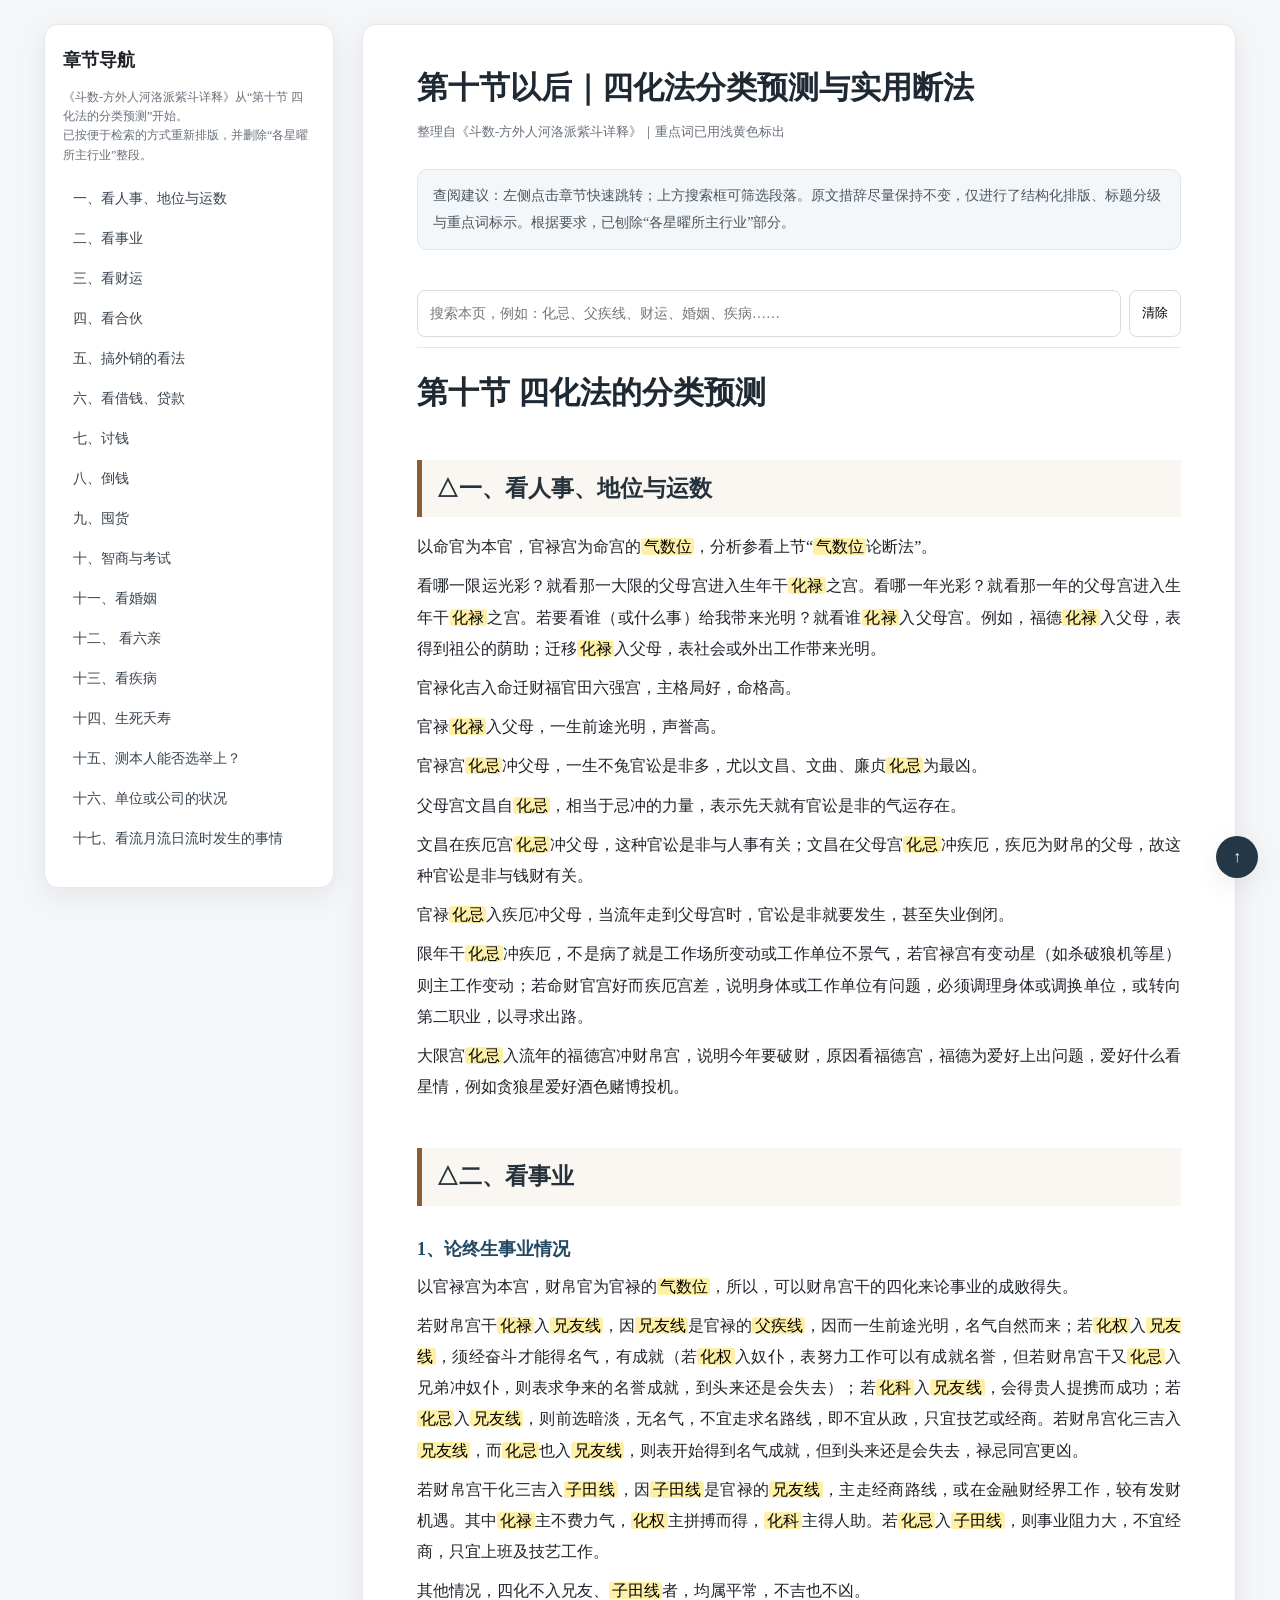
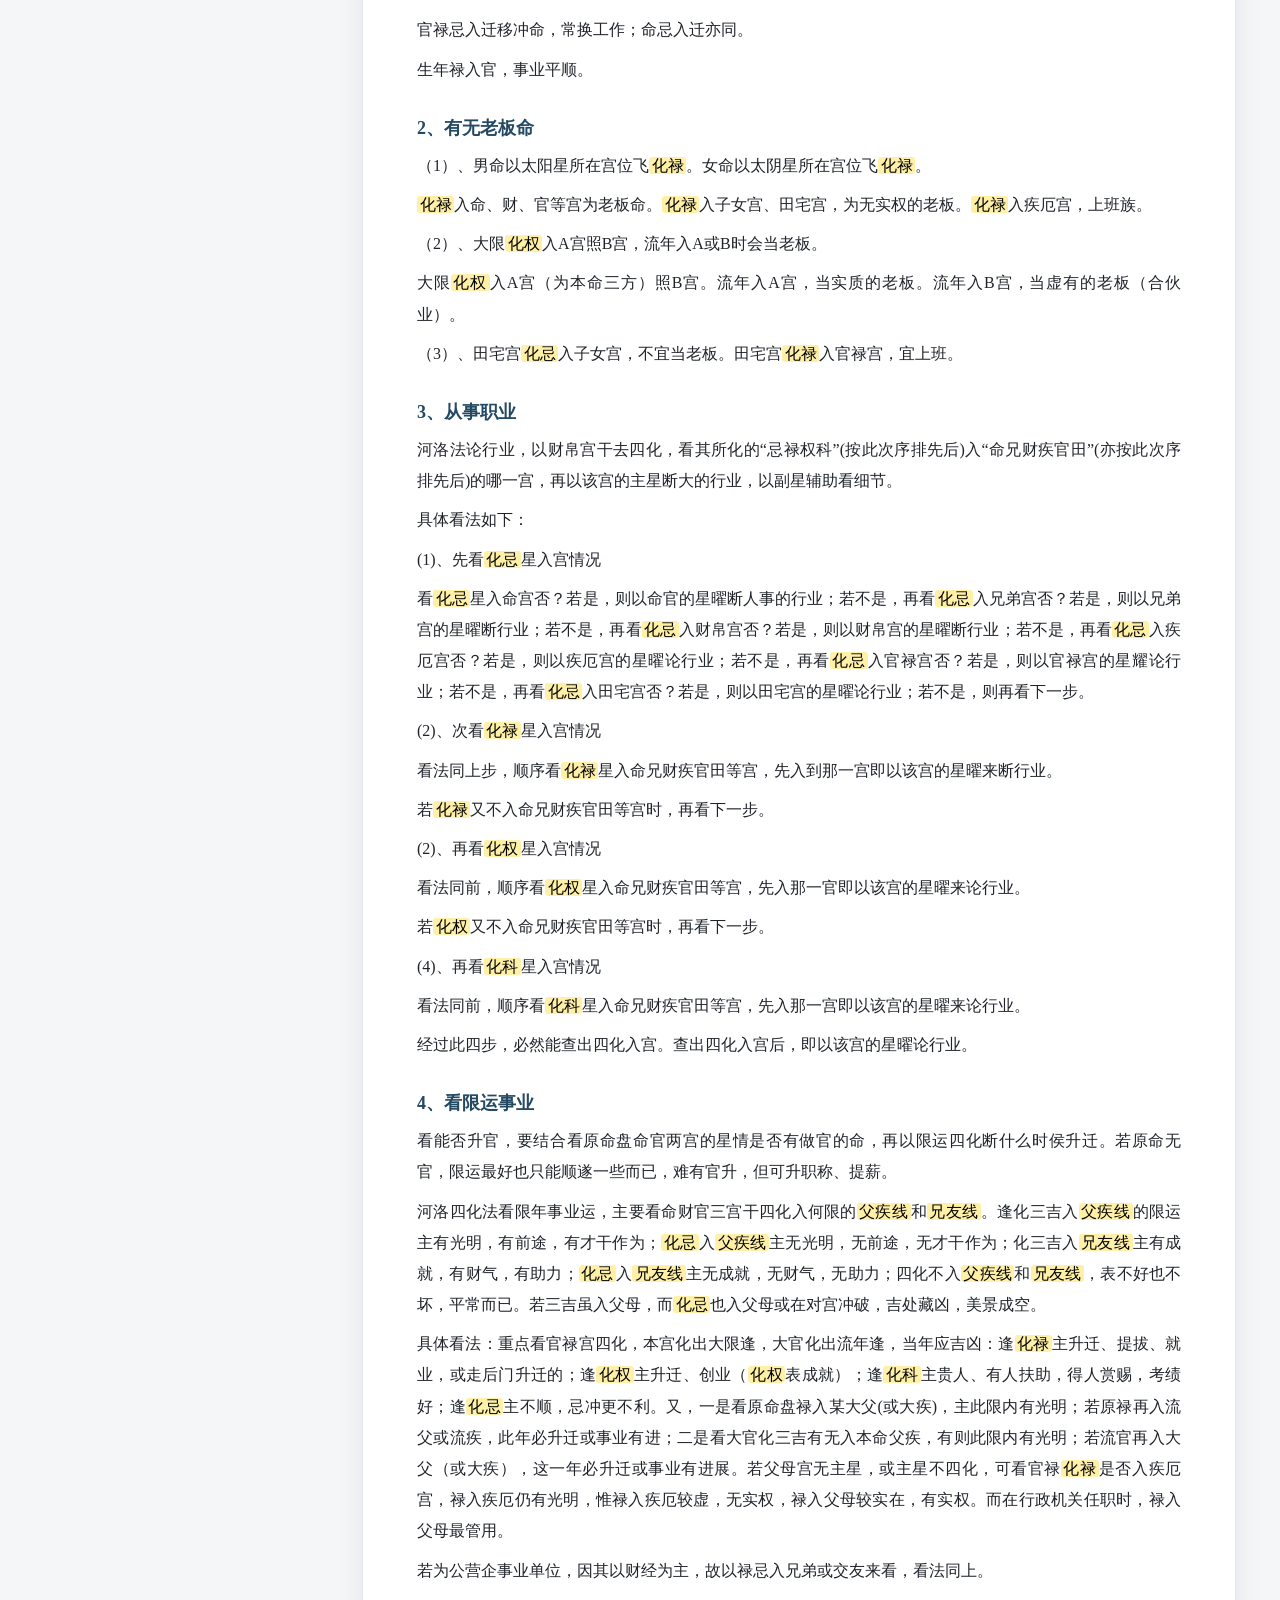
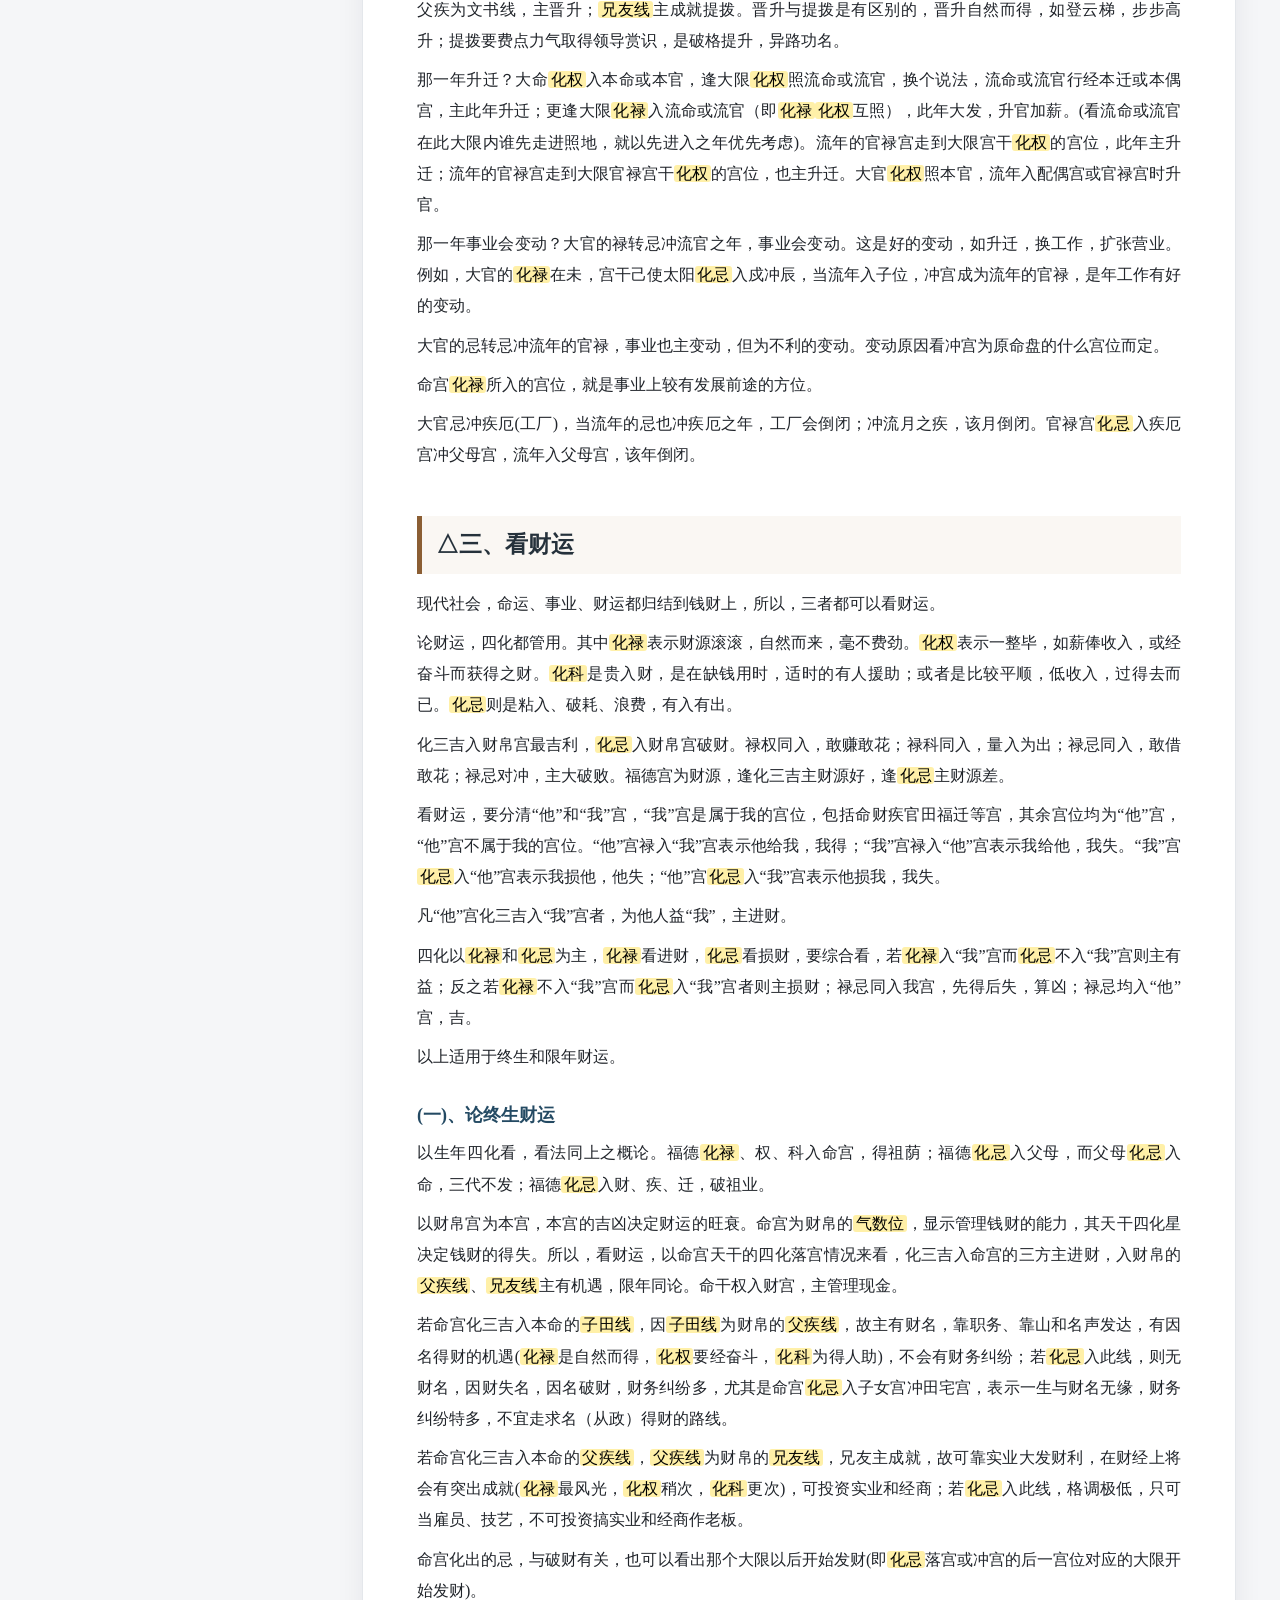
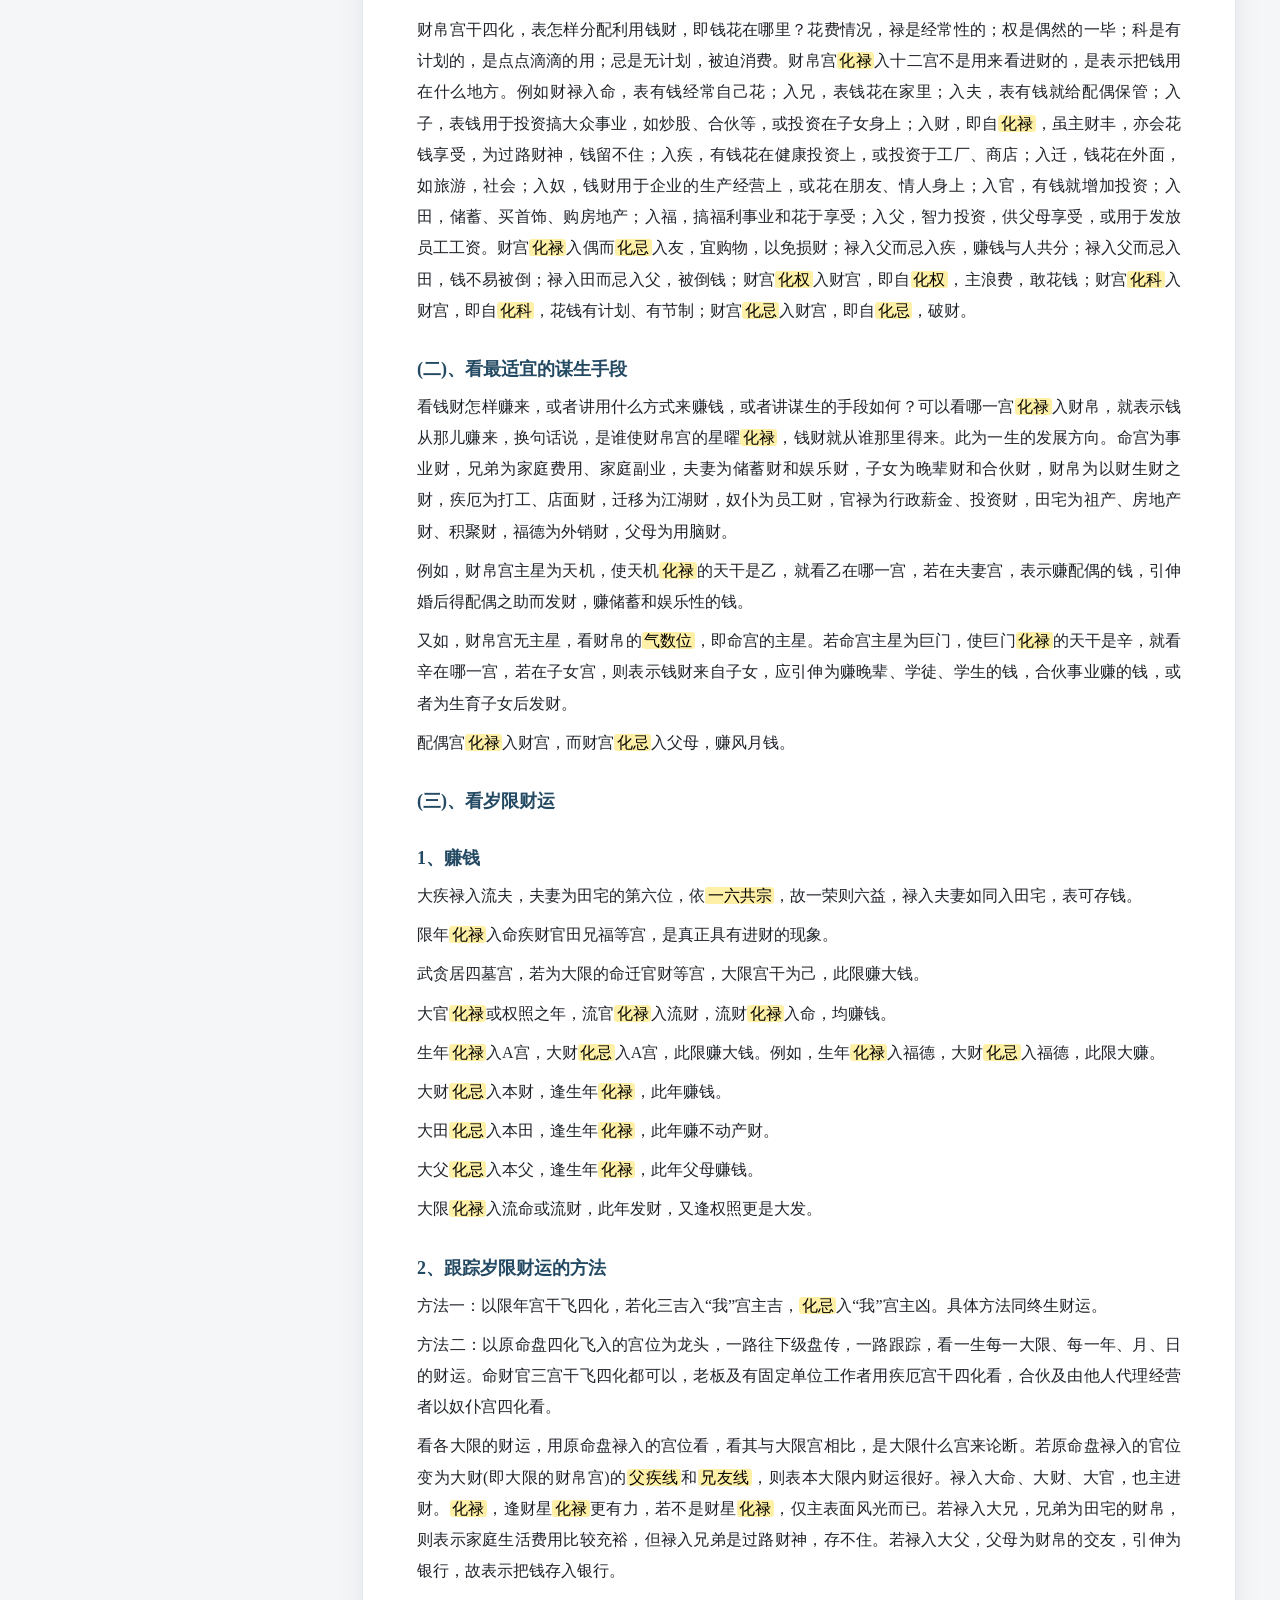
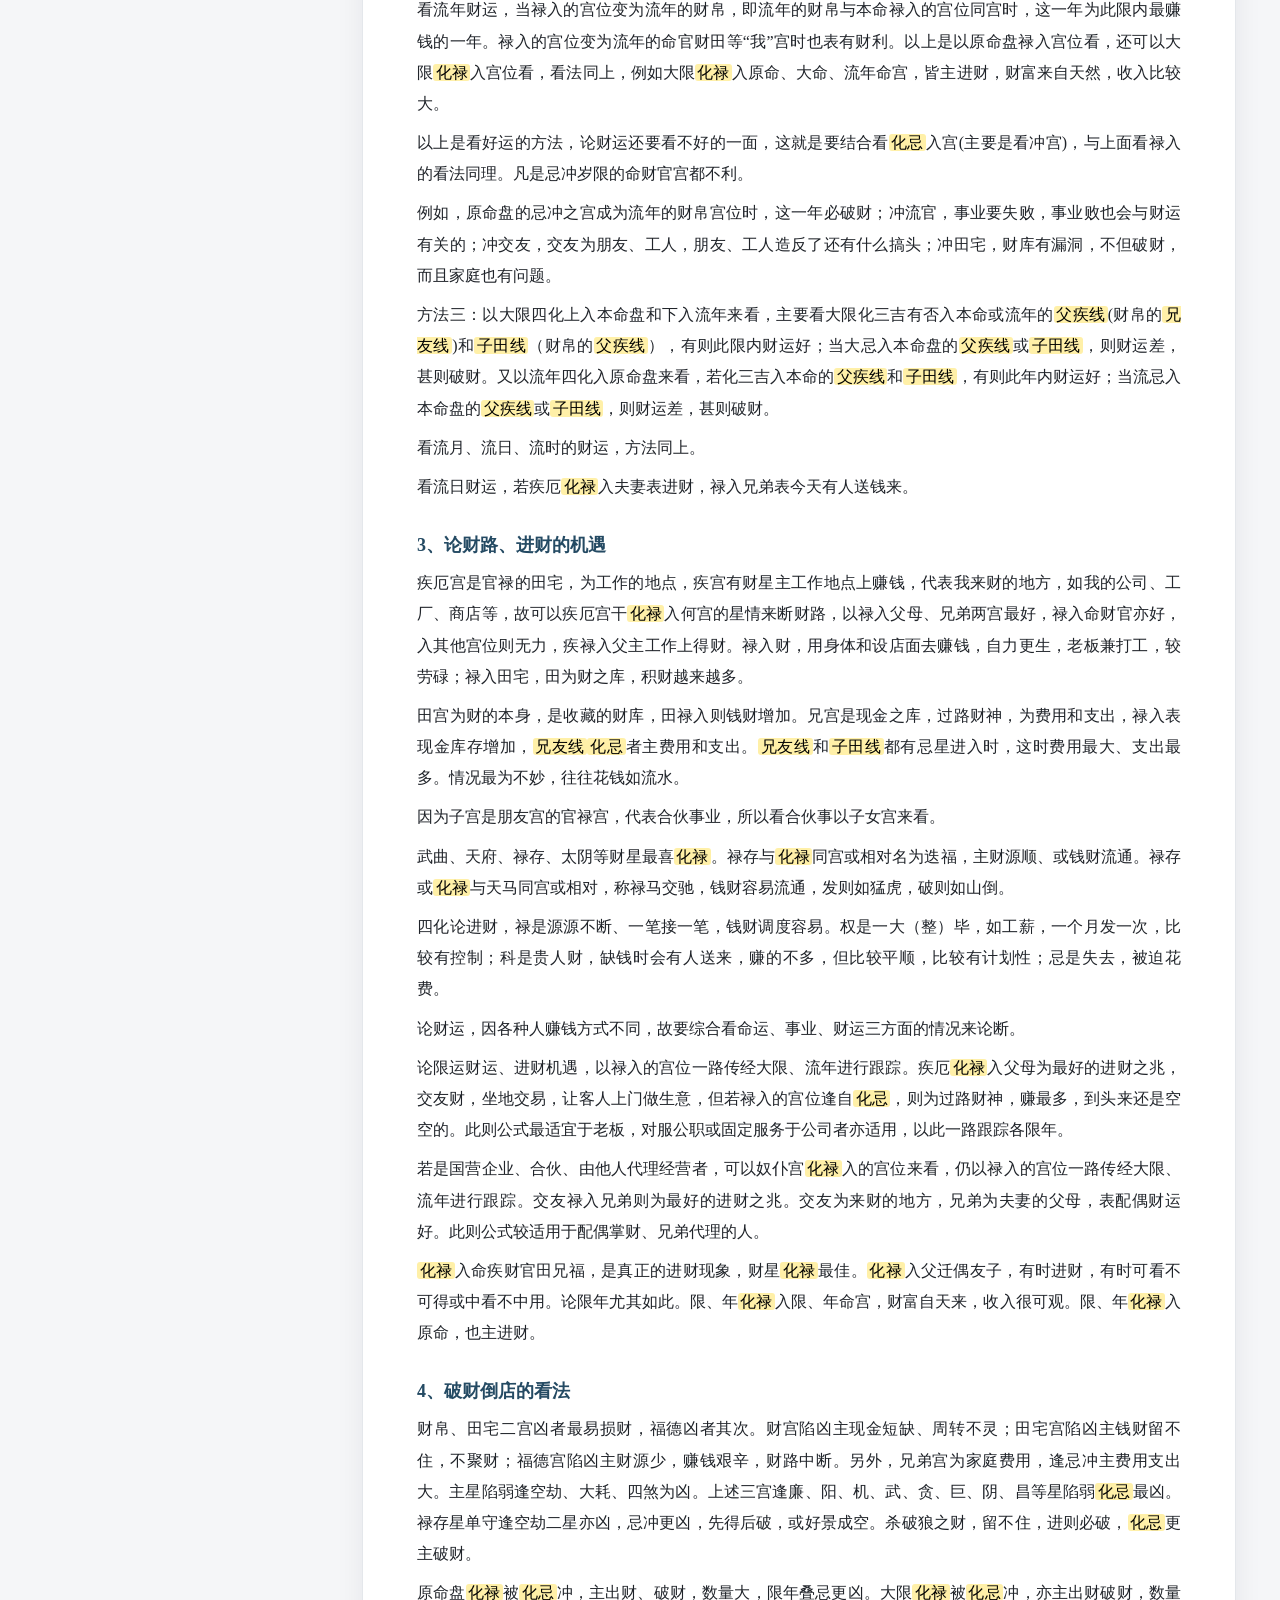
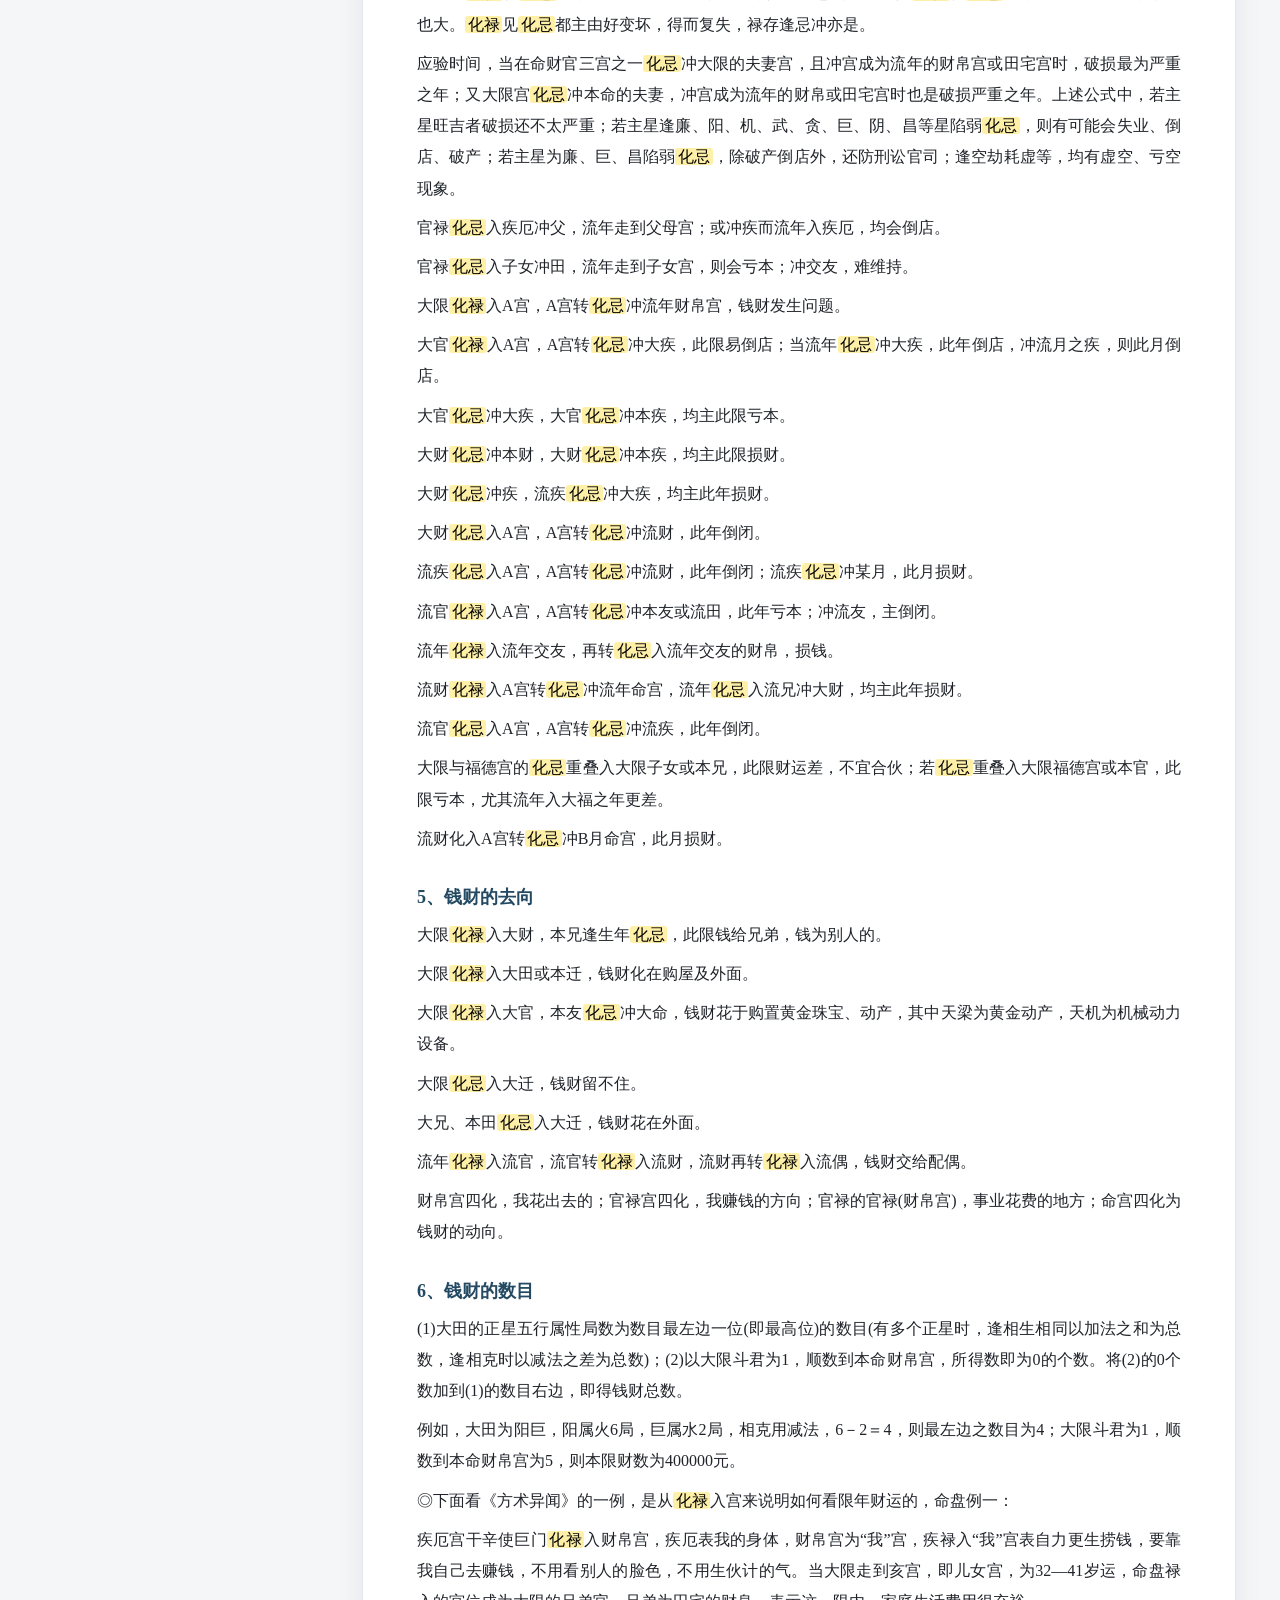
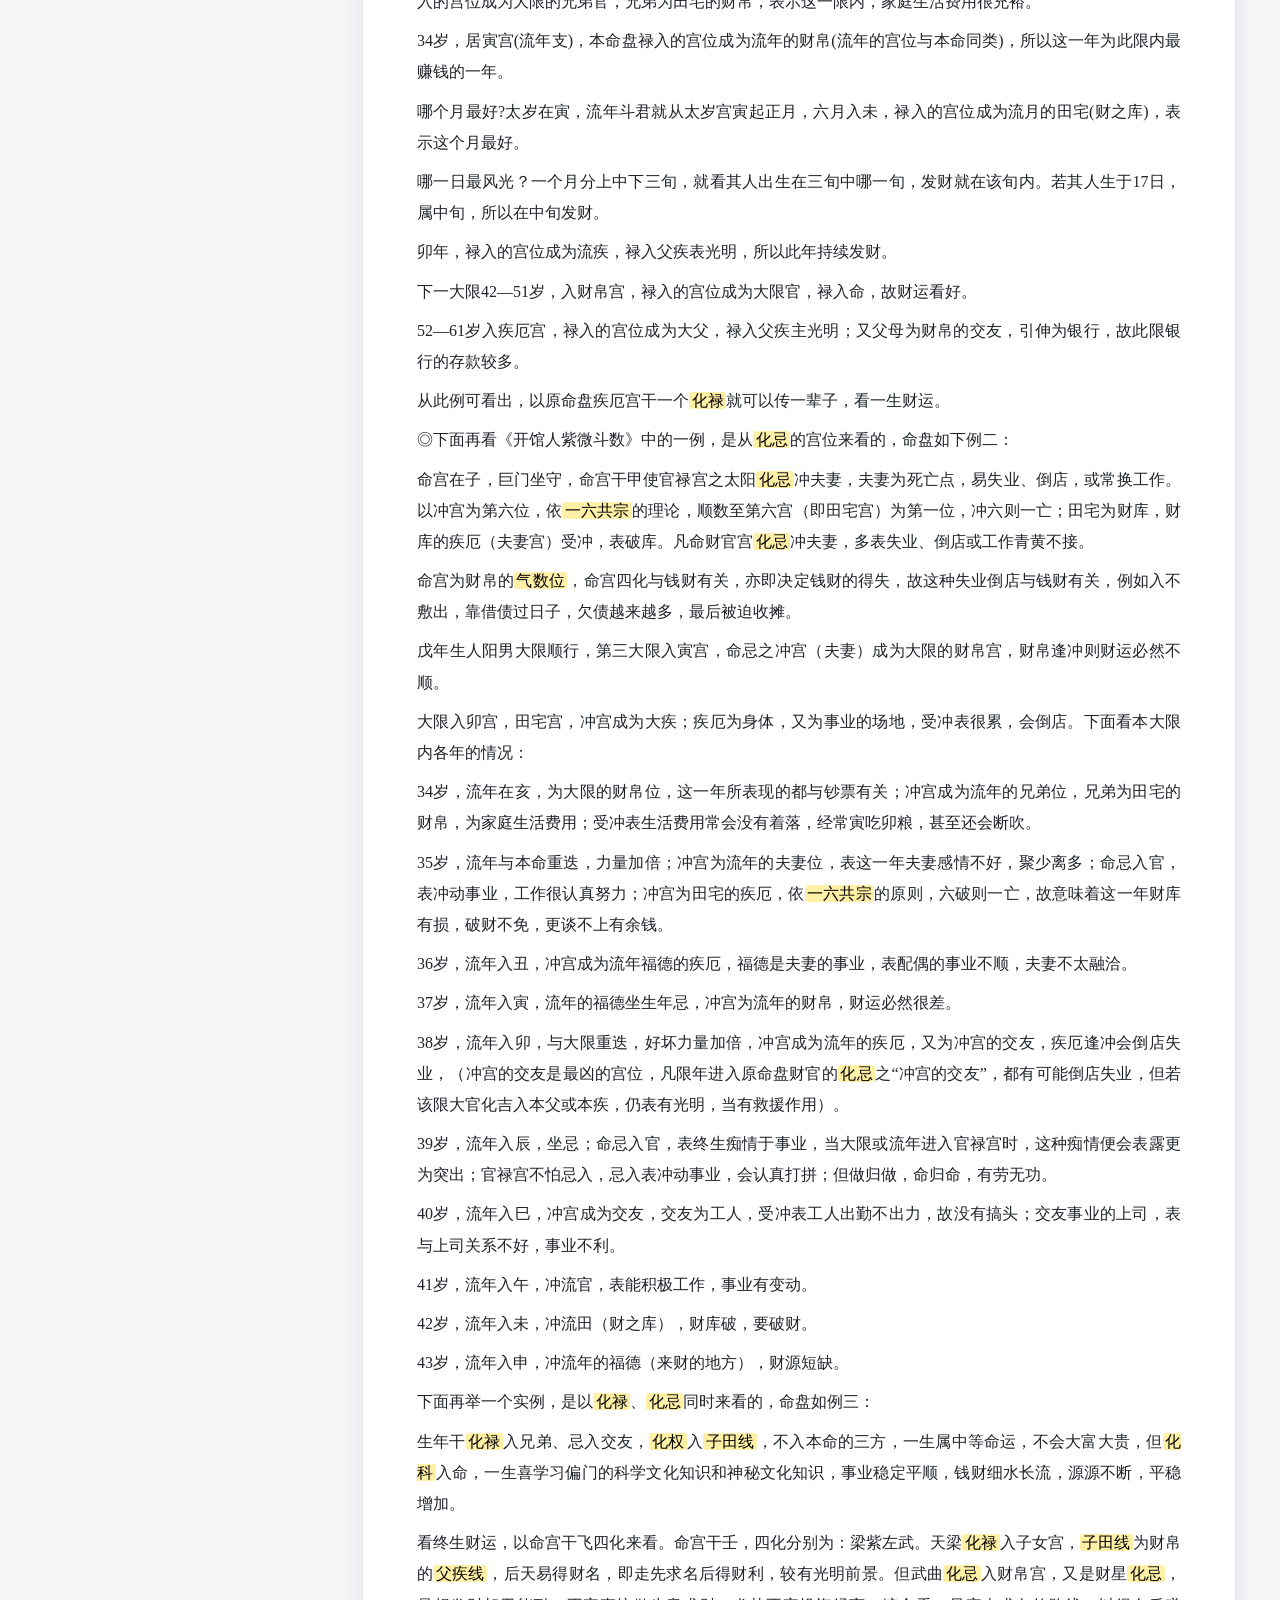
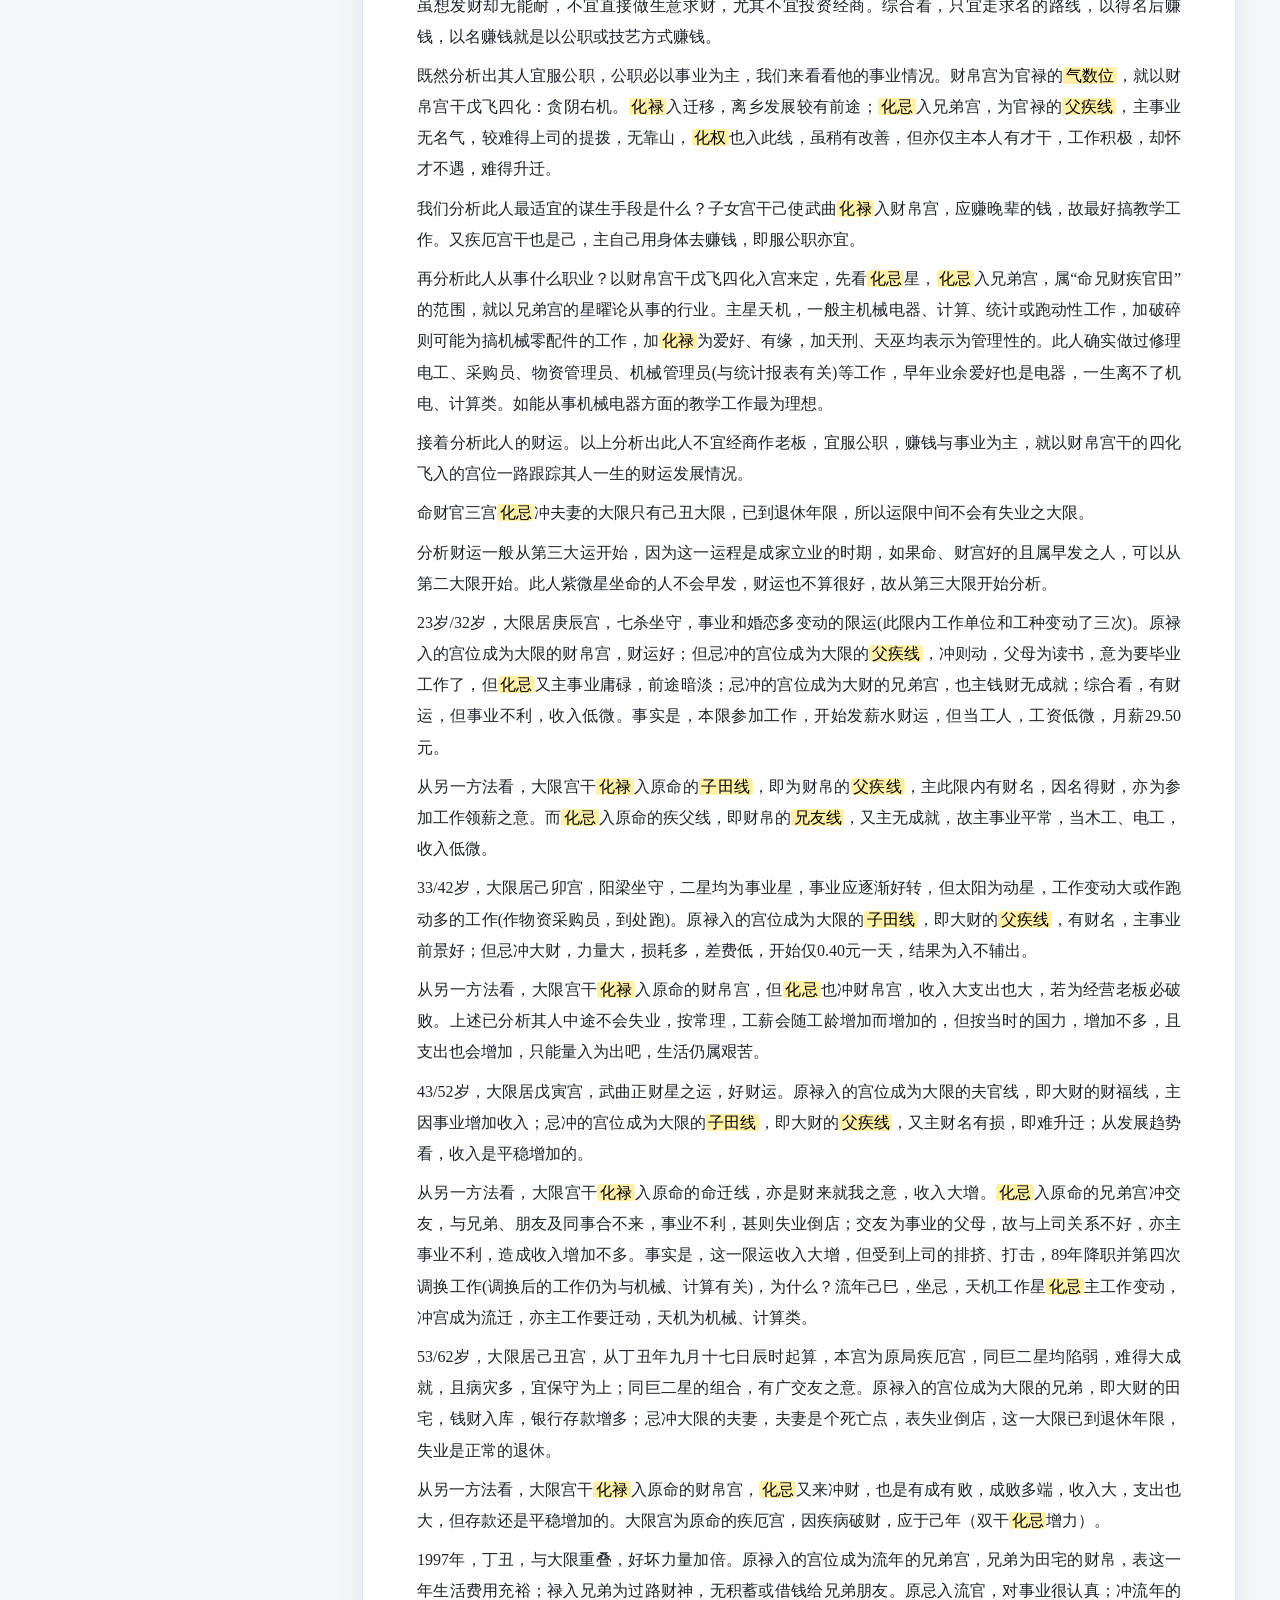
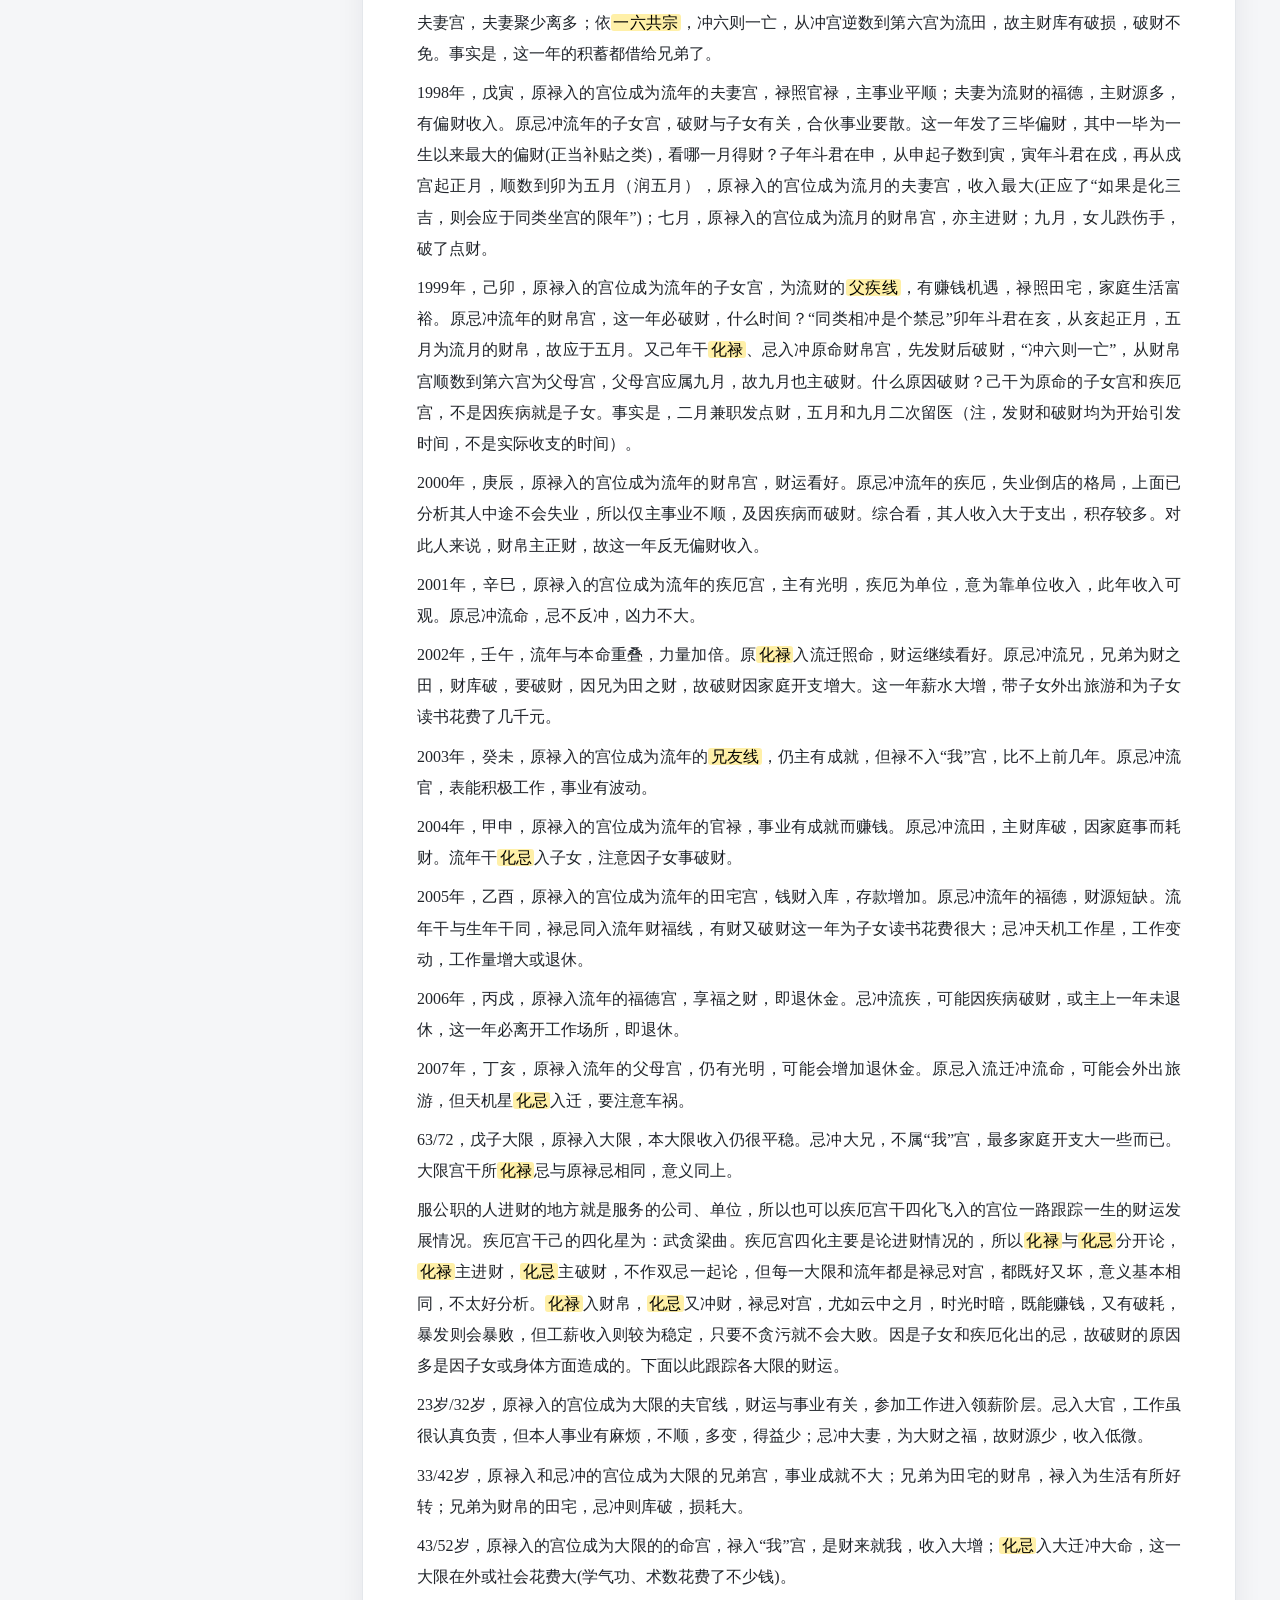
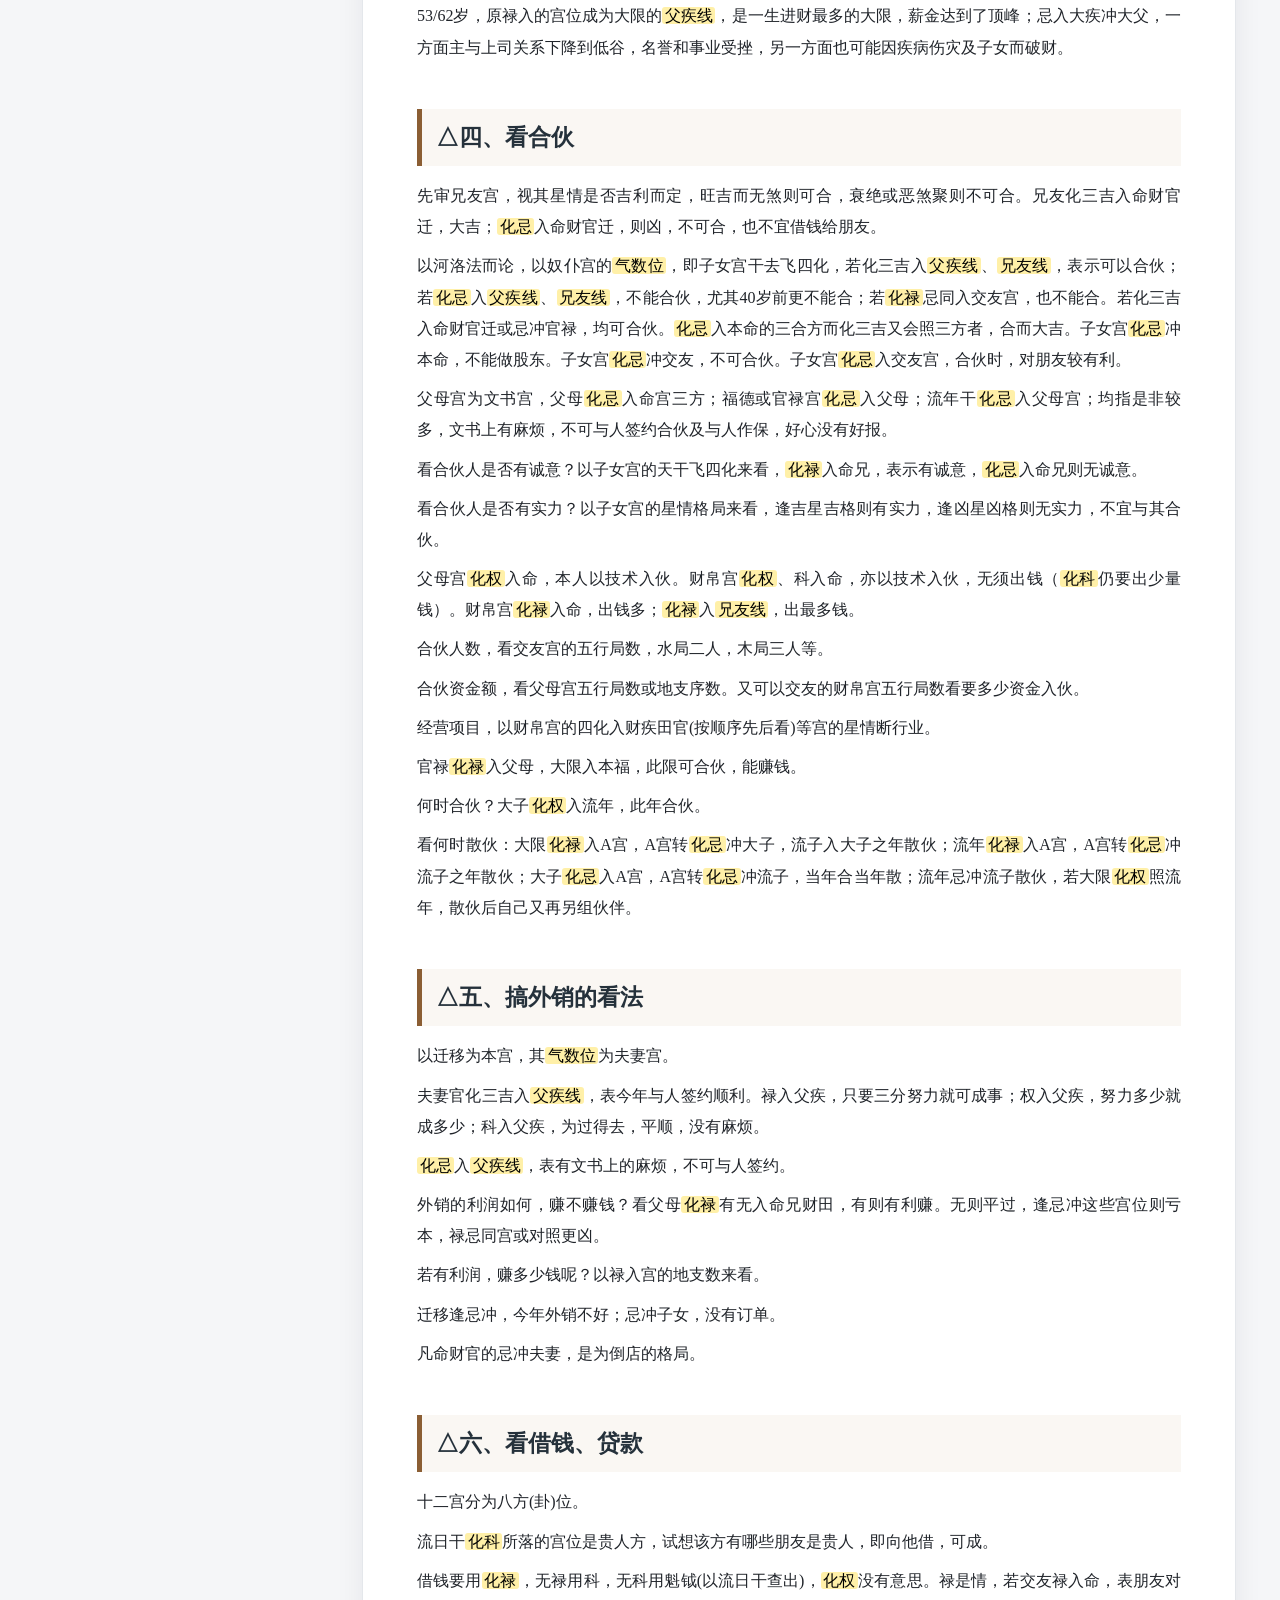
<file: static/index.shu.html>
<!doctype html>
<html lang="zh-CN">
<head>
<meta charset="utf-8">
<meta name="viewport" content="width=device-width, initial-scale=1">
<title>方外人河洛派紫斗详释｜第十节以后</title>
<style>
:root {
  --bg:#f5f6f8; --panel:#fff; --text:#20242a; --muted:#68707a;
  --line:#e4e7eb; --accent:#8b5e34; --accent2:#244a63;
  --mark:#fff0a8; --shadow:0 8px 28px rgba(20,30,40,.07);
}
*{box-sizing:border-box}
html{scroll-behavior:smooth}
body{margin:0;background:var(--bg);color:var(--text);
  font-family:"Noto Serif CJK SC","Source Han Serif SC","Microsoft YaHei",serif;
  line-height:1.95;font-size:16px}
.layout{display:grid;grid-template-columns:290px minmax(0,900px);gap:28px;max-width:1240px;margin:0 auto;padding:24px}
aside{position:sticky;top:18px;height:calc(100vh - 36px);overflow:auto;background:var(--panel);
  border:1px solid var(--line);border-radius:14px;padding:18px;box-shadow:var(--shadow)}
aside .title{font-size:18px;font-weight:700;margin-bottom:10px}
aside .note{font-size:12px;color:var(--muted);line-height:1.6;margin-bottom:15px}
nav a{display:block;padding:8px 10px;margin:3px 0;border-radius:8px;color:#39434d;text-decoration:none;font-size:14px;line-height:1.5}
nav a:hover{background:#f0f2f4;color:var(--accent2)}
main{background:var(--panel);border:1px solid var(--line);border-radius:14px;box-shadow:var(--shadow);padding:42px 54px 70px}
h1{font-size:31px;line-height:1.35;margin:0 0 10px;color:#1e2933}
h2{font-size:23px;line-height:1.45;margin:46px 0 14px;padding:12px 14px;
  border-left:5px solid var(--accent);background:#faf7f3;color:#25313b;
  scroll-margin-top:20px}
h3{font-size:18px;line-height:1.5;margin:30px 0 8px;color:var(--accent2);scroll-margin-top:20px}
p{margin:8px 0;text-align:justify}
mark{background:var(--mark);padding:0 .16em;border-radius:3px}
.meta{color:var(--muted);font-size:13px;margin-bottom:25px}
.tip{background:#f4f7f9;border:1px solid #dfe7ec;border-radius:10px;padding:12px 15px;
  margin:0 0 30px;font-size:14px;color:#4a5660}
.toolbar{position:sticky;top:0;z-index:5;background:rgba(255,255,255,.94);backdrop-filter:blur(8px);
  border-bottom:1px solid var(--line);padding:10px 0;margin-bottom:24px;display:flex;gap:8px}
#search{flex:1;padding:9px 12px;border:1px solid #d7dce1;border-radius:8px;font:inherit;font-size:14px}
.btn{padding:8px 12px;border:1px solid #d7dce1;border-radius:8px;background:#fff;cursor:pointer}
.btn:hover{background:#f3f4f5}
.back{position:fixed;right:22px;bottom:22px;background:#243746;color:#fff;text-decoration:none;
  width:42px;height:42px;border-radius:50%;display:grid;place-items:center;box-shadow:var(--shadow)}
.hidden{display:none!important}
@media (max-width:900px){
  .layout{display:block;padding:10px}
  aside{position:relative;top:auto;height:auto;margin-bottom:12px}
  main{padding:28px 22px 50px}
}
@media print{
  body{background:#fff;font-size:11pt}
  aside,.toolbar,.back{display:none!important}
  main{box-shadow:none;border:0;padding:0;max-width:none}
  h2{break-before:auto}
}
</style>
</head>
<body>
<div class="layout">
<aside>
  <div class="title">章节导航</div>
  <div class="note">《斗数-方外人河洛派紫斗详释》从“第十节 四化法的分类预测”开始。<br>已按便于检索的方式重新排版，并删除“各星曜所主行业”整段。</div>
  <nav>
    <a href="#一-看人事-地位与运数">一、看人事、地位与运数</a><a href="#二-看事业">二、看事业</a><a href="#三-看财运">三、看财运</a><a href="#四-看合伙">四、看合伙</a><a href="#五-搞外销的看法">五、搞外销的看法</a><a href="#六-看借钱-贷款">六、看借钱、贷款</a><a href="#七-讨钱">七、讨钱</a><a href="#八-倒钱">八、倒钱</a><a href="#九-囤货">九、囤货</a><a href="#十-智商与考试">十、智商与考试</a><a href="#十一-看婚姻">十一、看婚姻</a><a href="#十二-看六亲">十二、 看六亲</a><a href="#十三-看疾病">十三、看疾病</a><a href="#十四-生死夭寿">十四、生死夭寿</a><a href="#十五-测本人能否选举上">十五、测本人能否选举上？</a><a href="#十六-单位或公司的状况">十六、单位或公司的状况</a><a href="#十七-看流月流日流时发生的事情">十七、看流月流日流时发生的事情</a>
  </nav>
</aside>

<main id="top">
  <h1>第十节以后｜四化法分类预测与实用断法</h1>
  <div class="meta">整理自《斗数-方外人河洛派紫斗详释》｜重点词已用浅黄色标出</div>
  <div class="tip">查阅建议：左侧点击章节快速跳转；上方搜索框可筛选段落。原文措辞尽量保持不变，仅进行了结构化排版、标题分级与重点词标示。根据要求，已刨除“各星曜所主行业”部分。</div>
  <div class="toolbar">
    <input id="search" placeholder="搜索本页，例如：化忌、父疾线、财运、婚姻、疾病……">
    <button class="btn" onclick="clearSearch()">清除</button>
  </div>
  <section id="content">
    <h1 id="第十节-四化法的分类预测">第十节  四化法的分类预测</h1><h2 id="一-看人事-地位与运数">△一、看人事、地位与运数</h2><p>以命官为本官，官禄宫为命宫的<mark>气数位</mark>，分析参看上节“<mark>气数位</mark>论断法”。</p><p>看哪一限运光彩？就看那一大限的父母宫进入生年干<mark>化禄</mark>之宫。看哪一年光彩？就看那一年的父母宫进入生年干<mark>化禄</mark>之宫。若要看谁（或什么事）给我带来光明？就看谁<mark>化禄</mark>入父母宫。例如，福德<mark>化禄</mark>入父母，表得到祖公的荫助；迁移<mark>化禄</mark>入父母，表社会或外出工作带来光明。</p><p>官禄化吉入命迁财福官田六强宫，主格局好，命格高。</p><p>官禄<mark>化禄</mark>入父母，一生前途光明，声誉高。</p><p>官禄宫<mark>化忌</mark>冲父母，一生不兔官讼是非多，尤以文昌、文曲、廉贞<mark>化忌</mark>为最凶。</p><p>父母宫文昌自<mark>化忌</mark>，相当于忌冲的力量，表示先天就有官讼是非的气运存在。</p><p>文昌在疾厄宫<mark>化忌</mark>冲父母，这种官讼是非与人事有关；文昌在父母宫<mark>化忌</mark>冲疾厄，疾厄为财帛的父母，故这种官讼是非与钱财有关。</p><p>官禄<mark>化忌</mark>入疾厄冲父母，当流年走到父母宫时，官讼是非就要发生，甚至失业倒闭。</p><p>限年干<mark>化忌</mark>冲疾厄，不是病了就是工作场所变动或工作单位不景气，若官禄宫有变动星（如杀破狼机等星）则主工作变动；若命财官宫好而疾厄宫差，说明身体或工作单位有问题，必须调理身体或调换单位，或转向第二职业，以寻求出路。</p><p>大限宫<mark>化忌</mark>入流年的福德宫冲财帛宫，说明今年要破财，原因看福德宫，福德为爱好上出问题，爱好什么看星情，例如贪狼星爱好酒色赌博投机。</p><h2 id="二-看事业">△二、看事业</h2><h3 id="1-论终生事业情况">1、论终生事业情况</h3><p>以官禄宫为本宫，财帛官为官禄的<mark>气数位</mark>，所以，可以财帛宫干的四化来论事业的成败得失。</p><p>若财帛宫干<mark>化禄</mark>入<mark>兄友线</mark>，因<mark>兄友线</mark>是官禄的<mark>父疾线</mark>，因而一生前途光明，名气自然而来；若<mark>化权</mark>入<mark>兄友线</mark>，须经奋斗才能得名气，有成就（若<mark>化权</mark>入奴仆，表努力工作可以有成就名誉，但若财帛宫干又<mark>化忌</mark>入兄弟冲奴仆，则表求争来的名誉成就，到头来还是会失去）；若<mark>化科</mark>入<mark>兄友线</mark>，会得贵人提携而成功；若<mark>化忌</mark>入<mark>兄友线</mark>，则前选暗淡，无名气，不宜走求名路线，即不宜从政，只宜技艺或经商。若财帛宫化三吉入<mark>兄友线</mark>，而<mark>化忌</mark>也入<mark>兄友线</mark>，则表开始得到名气成就，但到头来还是会失去，禄忌同宫更凶。</p><p>若财帛宫干化三吉入<mark>子田线</mark>，因<mark>子田线</mark>是官禄的<mark>兄友线</mark>，主走经商路线，或在金融财经界工作，较有发财机遇。其中<mark>化禄</mark>主不费力气，<mark>化权</mark>主拼搏而得，<mark>化科</mark>主得人助。若<mark>化忌</mark>入<mark>子田线</mark>，则事业阻力大，不宜经商，只宜上班及技艺工作。</p><p>其他情况，四化不入兄友、<mark>子田线</mark>者，均属平常，不吉也不凶。</p><p>官禄忌入迁移冲命，常换工作；命忌入迁亦同。</p><p>生年禄入官，事业平顺。</p><h3 id="2-有无老板命">2、有无老板命</h3><p>（1）、男命以太阳星所在宫位飞<mark>化禄</mark>。女命以太阴星所在宫位飞<mark>化禄</mark>。</p><p><mark>化禄</mark>入命、财、官等宫为老板命。<mark>化禄</mark>入子女宫、田宅宫，为无实权的老板。<mark>化禄</mark>入疾厄宫，上班族。</p><p>（2）、大限<mark>化权</mark>入A宫照B宫，流年入A或B时会当老板。</p><p>大限<mark>化权</mark>入A宫（为本命三方）照B宫。流年入A宫，当实质的老板。流年入B宫，当虚有的老板（合伙业）。</p><p>（3）、田宅宫<mark>化忌</mark>入子女宫，不宜当老板。田宅宫<mark>化禄</mark>入官禄宫，宜上班。</p><h3 id="3-从事职业">3、从事职业</h3><p>河洛法论行业，以财帛宫干去四化，看其所化的“忌禄权科”(按此次序排先后)入“命兄财疾官田”(亦按此次序排先后)的哪一宫，再以该宫的主星断大的行业，以副星辅助看细节。</p><p>具体看法如下：</p><p>(1)、先看<mark>化忌</mark>星入宫情况</p><p>看<mark>化忌</mark>星入命宫否？若是，则以命官的星曜断人事的行业；若不是，再看<mark>化忌</mark>入兄弟宫否？若是，则以兄弟宫的星曜断行业；若不是，再看<mark>化忌</mark>入财帛宫否？若是，则以财帛宫的星曜断行业；若不是，再看<mark>化忌</mark>入疾厄宫否？若是，则以疾厄宫的星曜论行业；若不是，再看<mark>化忌</mark>入官禄宫否？若是，则以官禄宫的星耀论行业；若不是，再看<mark>化忌</mark>入田宅宫否？若是，则以田宅宫的星曜论行业；若不是，则再看下一步。</p><p>(2)、次看<mark>化禄</mark>星入宫情况</p><p>看法同上步，顺序看<mark>化禄</mark>星入命兄财疾官田等宫，先入到那一宫即以该宫的星曜来断行业。</p><p>若<mark>化禄</mark>又不入命兄财疾官田等宫时，再看下一步。</p><p>(2)、再看<mark>化权</mark>星入宫情况</p><p>看法同前，顺序看<mark>化权</mark>星入命兄财疾官田等宫，先入那一官即以该宫的星曜来论行业。</p><p>若<mark>化权</mark>又不入命兄财疾官田等宫时，再看下一步。</p><p>(4)、再看<mark>化科</mark>星入宫情况</p><p>看法同前，顺序看<mark>化科</mark>星入命兄财疾官田等宫，先入那一宫即以该宫的星曜来论行业。</p><p>经过此四步，必然能查出四化入宫。查出四化入宫后，即以该宫的星曜论行业。</p><h3 id="4-看限运事业">4、看限运事业</h3><p>看能否升官，要结合看原命盘命官两宫的星情是否有做官的命，再以限运四化断什么时侯升迁。若原命无官，限运最好也只能顺遂一些而已，难有官升，但可升职称、提薪。</p><p>河洛四化法看限年事业运，主要看命财官三宫干四化入何限的<mark>父疾线</mark>和<mark>兄友线</mark>。逢化三吉入<mark>父疾线</mark>的限运主有光明，有前途，有才干作为；<mark>化忌</mark>入<mark>父疾线</mark>主无光明，无前途，无才干作为；化三吉入<mark>兄友线</mark>主有成就，有财气，有助力；<mark>化忌</mark>入<mark>兄友线</mark>主无成就，无财气，无助力；四化不入<mark>父疾线</mark>和<mark>兄友线</mark>，表不好也不坏，平常而已。若三吉虽入父母，而<mark>化忌</mark>也入父母或在对宫冲破，吉处藏凶，美景成空。</p><p>具体看法：重点看官禄宫四化，本宫化出大限逢，大官化出流年逢，当年应吉凶：逢<mark>化禄</mark>主升迁、提拔、就业，或走后门升迁的；逢<mark>化权</mark>主升迁、创业（<mark>化权</mark>表成就）；逢<mark>化科</mark>主贵人、有人扶助，得人赏赐，考绩好；逢<mark>化忌</mark>主不顺，忌冲更不利。又，一是看原命盘禄入某大父(或大疾)，主此限内有光明；若原禄再入流父或流疾，此年必升迁或事业有进；二是看大官化三吉有无入本命父疾，有则此限内有光明；若流官再入大父（或大疾），这一年必升迁或事业有进展。若父母宫无主星，或主星不四化，可看官禄<mark>化禄</mark>是否入疾厄宫，禄入疾厄仍有光明，惟禄入疾厄较虚，无实权，禄入父母较实在，有实权。而在行政机关任职时，禄入父母最管用。</p><p>若为公营企事业单位，因其以财经为主，故以禄忌入兄弟或交友来看，看法同上。</p><p>父疾为文书线，主晋升；<mark>兄友线</mark>主成就提拨。晋升与提拨是有区别的，晋升自然而得，如登云梯，步步高升；提拨要费点力气取得领导赏识，是破格提升，异路功名。</p><p>那一年升迁？大命<mark>化权</mark>入本命或本官，逢大限<mark>化权</mark>照流命或流官，换个说法，流命或流官行经本迁或本偶宫，主此年升迁；更逢大限<mark>化禄</mark>入流命或流官（即<mark>化禄</mark><mark>化权</mark>互照），此年大发，升官加薪。(看流命或流官在此大限内谁先走进照地，就以先进入之年优先考虑)。流年的官禄宫走到大限宫干<mark>化权</mark>的宫位，此年主升迁；流年的官禄宫走到大限官禄宫干<mark>化权</mark>的宫位，也主升迁。大官<mark>化权</mark>照本官，流年入配偶宫或官禄宫时升官。</p><p>那一年事业会变动？大官的禄转忌冲流官之年，事业会变动。这是好的变动，如升迁，换工作，扩张营业。例如，大官的<mark>化禄</mark>在未，宫干己使太阳<mark>化忌</mark>入戍冲辰，当流年入子位，冲宫成为流年的官禄，是年工作有好的变动。</p><p>大官的忌转忌冲流年的官禄，事业也主变动，但为不利的变动。变动原因看冲宫为原命盘的什么宫位而定。</p><p>命宫<mark>化禄</mark>所入的宫位，就是事业上较有发展前途的方位。</p><p>大官忌冲疾厄(工厂)，当流年的忌也冲疾厄之年，工厂会倒闭；冲流月之疾，该月倒闭。官禄宫<mark>化忌</mark>入疾厄宫冲父母宫，流年入父母宫，该年倒闭。</p><h2 id="三-看财运">△三、看财运</h2><p>现代社会，命运、事业、财运都归结到钱财上，所以，三者都可以看财运。</p><p>论财运，四化都管用。其中<mark>化禄</mark>表示财源滚滚，自然而来，毫不费劲。<mark>化权</mark>表示一整毕，如薪俸收入，或经奋斗而获得之财。<mark>化科</mark>是贵入财，是在缺钱用时，适时的有人援助；或者是比较平顺，低收入，过得去而已。<mark>化忌</mark>则是粘入、破耗、浪费，有入有出。</p><p>化三吉入财帛宫最吉利，<mark>化忌</mark>入财帛宫破财。禄权同入，敢赚敢花；禄科同入，量入为出；禄忌同入，敢借敢花；禄忌对冲，主大破败。福德宫为财源，逢化三吉主财源好，逢<mark>化忌</mark>主财源差。</p><p>看财运，要分清“他”和“我”宫，“我”宫是属于我的宫位，包括命财疾官田福迁等宫，其余宫位均为“他”宫，“他”宫不属于我的宫位。“他”宫禄入“我”宫表示他给我，我得；“我”宫禄入“他”宫表示我给他，我失。“我”宫<mark>化忌</mark>入“他”宫表示我损他，他失；“他”宫<mark>化忌</mark>入“我”宫表示他损我，我失。</p><p>凡“他”宫化三吉入“我”宫者，为他人益“我”，主进财。</p><p>四化以<mark>化禄</mark>和<mark>化忌</mark>为主，<mark>化禄</mark>看进财，<mark>化忌</mark>看损财，要综合看，若<mark>化禄</mark>入“我”宫而<mark>化忌</mark>不入“我”宫则主有益；反之若<mark>化禄</mark>不入“我”宫而<mark>化忌</mark>入“我”宫者则主损财；禄忌同入我宫，先得后失，算凶；禄忌均入“他”宫，吉。</p><p>以上适用于终生和限年财运。</p><h3 id="一-论终生财运">(一)、论终生财运</h3><p>以生年四化看，看法同上之概论。福德<mark>化禄</mark>、权、科入命宫，得祖荫；福德<mark>化忌</mark>入父母，而父母<mark>化忌</mark>入命，三代不发；福德<mark>化忌</mark>入财、疾、迁，破祖业。</p><p>以财帛宫为本宫，本宫的吉凶决定财运的旺衰。命宫为财帛的<mark>气数位</mark>，显示管理钱财的能力，其天干四化星决定钱财的得失。所以，看财运，以命宫天干的四化落宫情况来看，化三吉入命宫的三方主进财，入财帛的<mark>父疾线</mark>、<mark>兄友线</mark>主有机遇，限年同论。命干权入财宫，主管理现金。</p><p>若命宫化三吉入本命的<mark>子田线</mark>，因<mark>子田线</mark>为财帛的<mark>父疾线</mark>，故主有财名，靠职务、靠山和名声发达，有因名得财的机遇(<mark>化禄</mark>是自然而得，<mark>化权</mark>要经奋斗，<mark>化科</mark>为得人助)，不会有财务纠纷；若<mark>化忌</mark>入此线，则无财名，因财失名，因名破财，财务纠纷多，尤其是命宫<mark>化忌</mark>入子女宫冲田宅宫，表示一生与财名无缘，财务纠纷特多，不宜走求名（从政）得财的路线。</p><p>若命宫化三吉入本命的<mark>父疾线</mark>，<mark>父疾线</mark>为财帛的<mark>兄友线</mark>，兄友主成就，故可靠实业大发财利，在财经上将会有突出成就(<mark>化禄</mark>最风光，<mark>化权</mark>稍次，<mark>化科</mark>更次)，可投资实业和经商；若<mark>化忌</mark>入此线，格调极低，只可当雇员、技艺，不可投资搞实业和经商作老板。</p><p>命宫化出的忌，与破财有关，也可以看出那个大限以后开始发财(即<mark>化忌</mark>落宫或冲宫的后一宫位对应的大限开始发财)。</p><p>财帛宫干四化，表怎样分配利用钱财，即钱花在哪里？花费情况，禄是经常性的；权是偶然的一毕；科是有计划的，是点点滴滴的用；忌是无计划，被迫消费。财帛宫<mark>化禄</mark>入十二宫不是用来看进财的，是表示把钱用在什么地方。例如财禄入命，表有钱经常自己花；入兄，表钱花在家里；入夫，表有钱就给配偶保管；入子，表钱用于投资搞大众事业，如炒股、合伙等，或投资在子女身上；入财，即自<mark>化禄</mark>，虽主财丰，亦会花钱享受，为过路财神，钱留不住；入疾，有钱花在健康投资上，或投资于工厂、商店；入迁，钱花在外面，如旅游，社会；入奴，钱财用于企业的生产经营上，或花在朋友、情人身上；入官，有钱就增加投资；入田，储蓄、买首饰、购房地产；入福，搞福利事业和花于享受；入父，智力投资，供父母享受，或用于发放员工工资。财宫<mark>化禄</mark>入偶而<mark>化忌</mark>入友，宜购物，以免损财；禄入父而忌入疾，赚钱与人共分；禄入父而忌入田，钱不易被倒；禄入田而忌入父，被倒钱；财宫<mark>化权</mark>入财宫，即自<mark>化权</mark>，主浪费，敢花钱；财宫<mark>化科</mark>入财宫，即自<mark>化科</mark>，花钱有计划、有节制；财宫<mark>化忌</mark>入财宫，即自<mark>化忌</mark>，破财。</p><h3 id="二-看最适宜的谋生手段">(二)、看最适宜的谋生手段</h3><p>看钱财怎样赚来，或者讲用什么方式来赚钱，或者讲谋生的手段如何？可以看哪一宫<mark>化禄</mark>入财帛，就表示钱从那儿赚来，换句话说，是谁使财帛宫的星曜<mark>化禄</mark>，钱财就从谁那里得来。此为一生的发展方向。命宫为事业财，兄弟为家庭费用、家庭副业，夫妻为储蓄财和娱乐财，子女为晚辈财和合伙财，财帛为以财生财之财，疾厄为打工、店面财，迁移为江湖财，奴仆为员工财，官禄为行政薪金、投资财，田宅为祖产、房地产财、积聚财，福德为外销财，父母为用脑财。</p><p>例如，财帛宫主星为天机，使天机<mark>化禄</mark>的天干是乙，就看乙在哪一宫，若在夫妻宫，表示赚配偶的钱，引伸婚后得配偶之助而发财，赚储蓄和娱乐性的钱。</p><p>又如，财帛宫无主星，看财帛的<mark>气数位</mark>，即命宫的主星。若命宫主星为巨门，使巨门<mark>化禄</mark>的天干是辛，就看辛在哪一宫，若在子女宫，则表示钱财来自子女，应引伸为赚晚辈、学徒、学生的钱，合伙事业赚的钱，或者为生育子女后发财。</p><p>配偶宫<mark>化禄</mark>入财宫，而财宫<mark>化忌</mark>入父母，赚风月钱。</p><h3 id="三-看岁限财运">(三)、看岁限财运</h3><h3 id="1-赚钱">1、赚钱</h3><p>大疾禄入流夫，夫妻为田宅的第六位，依<mark>一六共宗</mark>，故一荣则六益，禄入夫妻如同入田宅，表可存钱。</p><p>限年<mark>化禄</mark>入命疾财官田兄福等宫，是真正具有进财的现象。</p><p>武贪居四墓宫，若为大限的命迁官财等宫，大限宫干为己，此限赚大钱。</p><p>大官<mark>化禄</mark>或权照之年，流官<mark>化禄</mark>入流财，流财<mark>化禄</mark>入命，均赚钱。</p><p>生年<mark>化禄</mark>入A宫，大财<mark>化忌</mark>入A宫，此限赚大钱。例如，生年<mark>化禄</mark>入福德，大财<mark>化忌</mark>入福德，此限大赚。</p><p>大财<mark>化忌</mark>入本财，逢生年<mark>化禄</mark>，此年赚钱。</p><p>大田<mark>化忌</mark>入本田，逢生年<mark>化禄</mark>，此年赚不动产财。</p><p>大父<mark>化忌</mark>入本父，逢生年<mark>化禄</mark>，此年父母赚钱。</p><p>大限<mark>化禄</mark>入流命或流财，此年发财，又逢权照更是大发。</p><h3 id="2-跟踪岁限财运的方法">2、跟踪岁限财运的方法</h3><p>方法一：以限年宫干飞四化，若化三吉入“我”宫主吉，<mark>化忌</mark>入“我”宫主凶。具体方法同终生财运。</p><p>方法二：以原命盘四化飞入的宫位为龙头，一路往下级盘传，一路跟踪，看一生每一大限、每一年、月、日的财运。命财官三宫干飞四化都可以，老板及有固定单位工作者用疾厄宫干四化看，合伙及由他人代理经营者以奴仆宫四化看。</p><p>看各大限的财运，用原命盘禄入的宫位看，看其与大限宫相比，是大限什么宫来论断。若原命盘禄入的官位变为大财(即大限的财帛宫)的<mark>父疾线</mark>和<mark>兄友线</mark>，则表本大限内财运很好。禄入大命、大财、大官，也主进财。<mark>化禄</mark>，逢财星<mark>化禄</mark>更有力，若不是财星<mark>化禄</mark>，仅主表面风光而已。若禄入大兄，兄弟为田宅的财帛，则表示家庭生活费用比较充裕，但禄入兄弟是过路财神，存不住。若禄入大父，父母为财帛的交友，引伸为银行，故表示把钱存入银行。</p><p>看流年财运，当禄入的宫位变为流年的财帛，即流年的财帛与本命禄入的宫位同宫时，这一年为此限内最赚钱的一年。禄入的宫位变为流年的命官财田等“我”宫时也表有财利。以上是以原命盘禄入宫位看，还可以大限<mark>化禄</mark>入宫位看，看法同上，例如大限<mark>化禄</mark>入原命、大命、流年命宫，皆主进财，财富来自天然，收入比较大。</p><p>以上是看好运的方法，论财运还要看不好的一面，这就是要结合看<mark>化忌</mark>入宫(主要是看冲宫)，与上面看禄入的看法同理。凡是忌冲岁限的命财官宫都不利。</p><p>例如，原命盘的忌冲之宫成为流年的财帛宫位时，这一年必破财；冲流官，事业要失败，事业败也会与财运有关的；冲交友，交友为朋友、工人，朋友、工人造反了还有什么搞头；冲田宅，财库有漏洞，不但破财，而且家庭也有问题。</p><p>方法三：以大限四化上入本命盘和下入流年来看，主要看大限化三吉有否入本命或流年的<mark>父疾线</mark>(财帛的<mark>兄友线</mark>)和<mark>子田线</mark>（财帛的<mark>父疾线</mark>），有则此限内财运好；当大忌入本命盘的<mark>父疾线</mark>或<mark>子田线</mark>，则财运差，甚则破财。又以流年四化入原命盘来看，若化三吉入本命的<mark>父疾线</mark>和<mark>子田线</mark>，有则此年内财运好；当流忌入本命盘的<mark>父疾线</mark>或<mark>子田线</mark>，则财运差，甚则破财。</p><p>看流月、流日、流时的财运，方法同上。</p><p>看流日财运，若疾厄<mark>化禄</mark>入夫妻表进财，禄入兄弟表今天有人送钱来。</p><h3 id="3-论财路-进财的机遇">3、论财路、进财的机遇</h3><p>疾厄宫是官禄的田宅，为工作的地点，疾宫有财星主工作地点上赚钱，代表我来财的地方，如我的公司、工厂、商店等，故可以疾厄宫干<mark>化禄</mark>入何宫的星情来断财路，以禄入父母、兄弟两宫最好，禄入命财官亦好，入其他宫位则无力，疾禄入父主工作上得财。禄入财，用身体和设店面去赚钱，自力更生，老板兼打工，较劳碌；禄入田宅，田为财之库，积财越来越多。</p><p>田宫为财的本身，是收藏的财库，田禄入则钱财增加。兄宫是现金之库，过路财神，为费用和支出，禄入表现金库存增加，<mark>兄友线</mark><mark>化忌</mark>者主费用和支出。<mark>兄友线</mark>和<mark>子田线</mark>都有忌星进入时，这时费用最大、支出最多。情况最为不妙，往往花钱如流水。</p><p>因为子宫是朋友宫的官禄宫，代表合伙事业，所以看合伙事以子女宫来看。</p><p>武曲、天府、禄存、太阴等财星最喜<mark>化禄</mark>。禄存与<mark>化禄</mark>同宫或相对名为迭福，主财源顺、或钱财流通。禄存或<mark>化禄</mark>与天马同宫或相对，称禄马交驰，钱财容易流通，发则如猛虎，破则如山倒。</p><p>四化论进财，禄是源源不断、一笔接一笔，钱财调度容易。权是一大（整）毕，如工薪，一个月发一次，比较有控制；科是贵人财，缺钱时会有人送来，赚的不多，但比较平顺，比较有计划性；忌是失去，被迫花费。</p><p>论财运，因各种人赚钱方式不同，故要综合看命运、事业、财运三方面的情况来论断。</p><p>论限运财运、进财机遇，以禄入的宫位一路传经大限、流年进行跟踪。疾厄<mark>化禄</mark>入父母为最好的进财之兆，交友财，坐地交易，让客人上门做生意，但若禄入的宫位逢自<mark>化忌</mark>，则为过路财神，赚最多，到头来还是空空的。此则公式最适宜于老板，对服公职或固定服务于公司者亦适用，以此一路跟踪各限年。</p><p>若是国营企业、合伙、由他人代理经营者，可以奴仆宫<mark>化禄</mark>入的宫位来看，仍以禄入的宫位一路传经大限、流年进行跟踪。交友禄入兄弟则为最好的进财之兆。交友为来财的地方，兄弟为夫妻的父母，表配偶财运好。此则公式较适用于配偶掌财、兄弟代理的人。</p><p><mark>化禄</mark>入命疾财官田兄福，是真正的进财现象，财星<mark>化禄</mark>最佳。<mark>化禄</mark>入父迁偶友子，有时进财，有时可看不可得或中看不中用。论限年尤其如此。限、年<mark>化禄</mark>入限、年命宫，财富自天来，收入很可观。限、年<mark>化禄</mark>入原命，也主进财。</p><h3 id="4-破财倒店的看法">4、破财倒店的看法</h3><p>财帛、田宅二宫凶者最易损财，福德凶者其次。财宫陷凶主现金短缺、周转不灵；田宅宫陷凶主钱财留不住，不聚财；福德宫陷凶主财源少，赚钱艰辛，财路中断。另外，兄弟宫为家庭费用，逢忌冲主费用支出大。主星陷弱逢空劫、大耗、四煞为凶。上述三宫逢廉、阳、机、武、贪、巨、阴、昌等星陷弱<mark>化忌</mark>最凶。禄存星单守逢空劫二星亦凶，忌冲更凶，先得后破，或好景成空。杀破狼之财，留不住，进则必破，<mark>化忌</mark>更主破财。</p><p>原命盘<mark>化禄</mark>被<mark>化忌</mark>冲，主出财、破财，数量大，限年叠忌更凶。大限<mark>化禄</mark>被<mark>化忌</mark>冲，亦主出财破财，数量也大。<mark>化禄</mark>见<mark>化忌</mark>都主由好变坏，得而复失，禄存逢忌冲亦是。</p><p>应验时间，当在命财官三宫之一<mark>化忌</mark>冲大限的夫妻宫，且冲宫成为流年的财帛宫或田宅宫时，破损最为严重之年；又大限宫<mark>化忌</mark>冲本命的夫妻，冲宫成为流年的财帛或田宅宫时也是破损严重之年。上述公式中，若主星旺吉者破损还不太严重；若主星逢廉、阳、机、武、贪、巨、阴、昌等星陷弱<mark>化忌</mark>，则有可能会失业、倒店、破产；若主星为廉、巨、昌陷弱<mark>化忌</mark>，除破产倒店外，还防刑讼官司；逢空劫耗虚等，均有虚空、亏空现象。</p><p>官禄<mark>化忌</mark>入疾厄冲父，流年走到父母宫；或冲疾而流年入疾厄，均会倒店。</p><p>官禄<mark>化忌</mark>入子女冲田，流年走到子女宫，则会亏本；冲交友，难维持。</p><p>大限<mark>化禄</mark>入A宫，A宫转<mark>化忌</mark>冲流年财帛宫，钱财发生问题。</p><p>大官<mark>化禄</mark>入A宫，A宫转<mark>化忌</mark>冲大疾，此限易倒店；当流年<mark>化忌</mark>冲大疾，此年倒店，冲流月之疾，则此月倒店。</p><p>大官<mark>化忌</mark>冲大疾，大官<mark>化忌</mark>冲本疾，均主此限亏本。</p><p>大财<mark>化忌</mark>冲本财，大财<mark>化忌</mark>冲本疾，均主此限损财。</p><p>大财<mark>化忌</mark>冲疾，流疾<mark>化忌</mark>冲大疾，均主此年损财。</p><p>大财<mark>化忌</mark>入A宫，A宫转<mark>化忌</mark>冲流财，此年倒闭。</p><p>流疾<mark>化忌</mark>入A宫，A宫转<mark>化忌</mark>冲流财，此年倒闭；流疾<mark>化忌</mark>冲某月，此月损财。</p><p>流官<mark>化禄</mark>入A宫，A宫转<mark>化忌</mark>冲本友或流田，此年亏本；冲流友，主倒闭。</p><p>流年<mark>化禄</mark>入流年交友，再转<mark>化忌</mark>入流年交友的财帛，损钱。</p><p>流财<mark>化禄</mark>入A宫转<mark>化忌</mark>冲流年命宫，流年<mark>化忌</mark>入流兄冲大财，均主此年损财。</p><p>流官<mark>化忌</mark>入A宫，A宫转<mark>化忌</mark>冲流疾，此年倒闭。</p><p>大限与福德宫的<mark>化忌</mark>重叠入大限子女或本兄，此限财运差，不宜合伙；若<mark>化忌</mark>重叠入大限福德宫或本官，此限亏本，尤其流年入大福之年更差。</p><p>流财化入A宫转<mark>化忌</mark>冲B月命宫，此月损财。</p><h3 id="5-钱财的去向">5、钱财的去向</h3><p>大限<mark>化禄</mark>入大财，本兄逢生年<mark>化忌</mark>，此限钱给兄弟，钱为别人的。</p><p>大限<mark>化禄</mark>入大田或本迁，钱财化在购屋及外面。</p><p>大限<mark>化禄</mark>入大官，本友<mark>化忌</mark>冲大命，钱财花于购置黄金珠宝、动产，其中天梁为黄金动产，天机为机械动力设备。</p><p>大限<mark>化忌</mark>入大迁，钱财留不住。</p><p>大兄、本田<mark>化忌</mark>入大迁，钱财花在外面。</p><p>流年<mark>化禄</mark>入流官，流官转<mark>化禄</mark>入流财，流财再转<mark>化禄</mark>入流偶，钱财交给配偶。</p><p>财帛宫四化，我花出去的；官禄宫四化，我赚钱的方向；官禄的官禄(财帛宫)，事业花费的地方；命宫四化为钱财的动向。</p><h3 id="6-钱财的数目">6、钱财的数目</h3><p>(1)大田的正星五行属性局数为数目最左边一位(即最高位)的数目(有多个正星时，逢相生相同以加法之和为总数，逢相克时以减法之差为总数)；(2)以大限斗君为1，顺数到本命财帛宫，所得数即为0的个数。将(2)的0个数加到(1)的数目右边，即得钱财总数。</p><p>例如，大田为阳巨，阳属火6局，巨属水2局，相克用减法，6－2＝4，则最左边之数目为4；大限斗君为1，顺数到本命财帛宫为5，则本限财数为400000元。</p><p>◎下面看《方术异闻》的一例，是从<mark>化禄</mark>入宫来说明如何看限年财运的，命盘例一：</p><p>疾厄宫干辛使巨门<mark>化禄</mark>入财帛宫，疾厄表我的身体，财帛宫为“我”宫，疾禄入“我”宫表自力更生捞钱，要靠我自己去赚钱，不用看别人的脸色，不用生伙计的气。当大限走到亥宫，即儿女宫，为32—41岁运，命盘禄入的宫位成为大限的兄弟官，兄弟为田宅的财帛，表示这一限内，家庭生活费用很充裕。</p><p>34岁，居寅宫(流年支)，本命盘禄入的宫位成为流年的财帛(流年的宫位与本命同类)，所以这一年为此限内最赚钱的一年。</p><p>哪个月最好?太岁在寅，流年斗君就从太岁宫寅起正月，六月入未，禄入的宫位成为流月的田宅(财之库)，表示这个月最好。</p><p>哪一日最风光？一个月分上中下三旬，就看其人出生在三旬中哪一旬，发财就在该旬内。若其人生于17日，属中旬，所以在中旬发财。</p><p>卯年，禄入的宫位成为流疾，禄入父疾表光明，所以此年持续发财。</p><p>下一大限42—51岁，入财帛宫，禄入的宫位成为大限官，禄入命，故财运看好。</p><p>52—61岁入疾厄宫，禄入的宫位成为大父，禄入父疾主光明；又父母为财帛的交友，引伸为银行，故此限银行的存款较多。</p><p>从此例可看出，以原命盘疾厄宫干一个<mark>化禄</mark>就可以传一辈子，看一生财运。</p><p>◎下面再看《开馆人紫微斗数》中的一例，是从<mark>化忌</mark>的宫位来看的，命盘如下例二：</p><p>命宫在子，巨门坐守，命宫干甲使官禄宫之太阳<mark>化忌</mark>冲夫妻，夫妻为死亡点，易失业、倒店，或常换工作。以冲宫为第六位，依<mark>一六共宗</mark>的理论，顺数至第六宫（即田宅宫）为第一位，冲六则一亡；田宅为财库，财库的疾厄（夫妻宫）受冲，表破库。凡命财官宫<mark>化忌</mark>冲夫妻，多表失业、倒店或工作青黄不接。</p><p>命宫为财帛的<mark>气数位</mark>，命宫四化与钱财有关，亦即决定钱财的得失，故这种失业倒店与钱财有关，例如入不敷出，靠借债过日子，欠债越来越多，最后被迫收摊。</p><p>戊年生人阳男大限顺行，第三大限入寅宫，命忌之冲宫（夫妻）成为大限的财帛宫，财帛逢冲则财运必然不顺。</p><p>大限入卯宫，田宅宫，冲宫成为大疾；疾厄为身体，又为事业的场地，受冲表很累，会倒店。下面看本大限内各年的情况：</p><p>34岁，流年在亥，为大限的财帛位，这一年所表现的都与钞票有关；冲宫成为流年的兄弟位，兄弟为田宅的财帛，为家庭生活费用；受冲表生活费用常会没有着落，经常寅吃卯粮，甚至还会断吹。</p><p>35岁，流年与本命重迭，力量加倍；冲宫为流年的夫妻位，表这一年夫妻感情不好，聚少离多；命忌入官，表冲动事业，工作很认真努力；冲宫为田宅的疾厄，依<mark>一六共宗</mark>的原则，六破则一亡，故意味着这一年财库有损，破财不免，更谈不上有余钱。</p><p>36岁，流年入丑，冲宫成为流年福德的疾厄，福德是夫妻的事业，表配偶的事业不顺，夫妻不太融洽。</p><p>37岁，流年入寅，流年的福德坐生年忌，冲宫为流年的财帛，财运必然很差。</p><p>38岁，流年入卯，与大限重迭，好坏力量加倍，冲宫成为流年的疾厄，又为冲宫的交友，疾厄逢冲会倒店失业，（冲宫的交友是最凶的宫位，凡限年进入原命盘财官的<mark>化忌</mark>之“冲宫的交友”，都有可能倒店失业，但若该限大官化吉入本父或本疾，仍表有光明，当有救援作用）。</p><p>39岁，流年入辰，坐忌；命忌入官，表终生痴情于事业，当大限或流年进入官禄宫时，这种痴情便会表露更为突出；官禄宫不怕忌入，忌入表冲动事业，会认真打拼；但做归做，命归命，有劳无功。</p><p>40岁，流年入巳，冲宫成为交友，交友为工人，受冲表工人出勤不出力，故没有搞头；交友事业的上司，表与上司关系不好，事业不利。</p><p>41岁，流年入午，冲流官，表能积极工作，事业有变动。</p><p>42岁，流年入未，冲流田（财之库），财库破，要破财。</p><p>43岁，流年入申，冲流年的福德（来财的地方），财源短缺。</p><p>下面再举一个实例，是以<mark>化禄</mark>、<mark>化忌</mark>同时来看的，命盘如例三：</p><p>生年干<mark>化禄</mark>入兄弟、忌入交友，<mark>化权</mark>入<mark>子田线</mark>，不入本命的三方，一生属中等命运，不会大富大贵，但<mark>化科</mark>入命，一生喜学习偏门的科学文化知识和神秘文化知识，事业稳定平顺，钱财细水长流，源源不断，平稳增加。</p><p>看终生财运，以命宫干飞四化来看。命宫干壬，四化分别为：梁紫左武。天梁<mark>化禄</mark>入子女宫，<mark>子田线</mark>为财帛的<mark>父疾线</mark>，后天易得财名，即走先求名后得财利，较有光明前景。但武曲<mark>化忌</mark>入财帛宫，又是财星<mark>化忌</mark>，虽想发财却无能耐，不宜直接做生意求财，尤其不宜投资经商。综合看，只宜走求名的路线，以得名后赚钱，以名赚钱就是以公职或技艺方式赚钱。</p><p>既然分析出其人宜服公职，公职必以事业为主，我们来看看他的事业情况。财帛宫为官禄的<mark>气数位</mark>，就以财帛宫干戊飞四化：贪阴右机。<mark>化禄</mark>入迁移，离乡发展较有前途；<mark>化忌</mark>入兄弟宫，为官禄的<mark>父疾线</mark>，主事业无名气，较难得上司的提拨，无靠山，<mark>化权</mark>也入此线，虽稍有改善，但亦仅主本人有才干，工作积极，却怀才不遇，难得升迁。</p><p>我们分析此人最适宜的谋生手段是什么？子女宫干己使武曲<mark>化禄</mark>入财帛宫，应赚晚辈的钱，故最好搞教学工作。又疾厄宫干也是己，主自己用身体去赚钱，即服公职亦宜。</p><p>再分析此人从事什么职业？以财帛宫干戊飞四化入宫来定，先看<mark>化忌</mark>星，<mark>化忌</mark>入兄弟宫，属“命兄财疾官田”的范围，就以兄弟宫的星曜论从事的行业。主星天机，一般主机械电器、计算、统计或跑动性工作，加破碎则可能为搞机械零配件的工作，加<mark>化禄</mark>为爱好、有缘，加天刑、天巫均表示为管理性的。此人确实做过修理电工、采购员、物资管理员、机械管理员(与统计报表有关)等工作，早年业余爱好也是电器，一生离不了机电、计算类。如能从事机械电器方面的教学工作最为理想。</p><p>接着分析此人的财运。以上分析出此人不宜经商作老板，宜服公职，赚钱与事业为主，就以财帛宫干的四化飞入的宫位一路跟踪其人一生的财运发展情况。</p><p>命财官三宫<mark>化忌</mark>冲夫妻的大限只有己丑大限，已到退休年限，所以运限中间不会有失业之大限。</p><p>分析财运一般从第三大运开始，因为这一运程是成家立业的时期，如果命、财宫好的且属早发之人，可以从第二大限开始。此人紫微星坐命的人不会早发，财运也不算很好，故从第三大限开始分析。</p><p>23岁/32岁，大限居庚辰宫，七杀坐守，事业和婚恋多变动的限运(此限内工作单位和工种变动了三次)。原禄入的宫位成为大限的财帛宫，财运好；但忌冲的宫位成为大限的<mark>父疾线</mark>，冲则动，父母为读书，意为要毕业工作了，但<mark>化忌</mark>又主事业庸碌，前途暗淡；忌冲的宫位成为大财的兄弟宫，也主钱财无成就；综合看，有财运，但事业不利，收入低微。事实是，本限参加工作，开始发薪水财运，但当工人，工资低微，月薪29.50元。</p><p>从另一方法看，大限宫干<mark>化禄</mark>入原命的<mark>子田线</mark>，即为财帛的<mark>父疾线</mark>，主此限内有财名，因名得财，亦为参加工作领薪之意。而<mark>化忌</mark>入原命的疾父线，即财帛的<mark>兄友线</mark>，又主无成就，故主事业平常，当木工、电工，收入低微。</p><p>33/42岁，大限居己卯宫，阳梁坐守，二星均为事业星，事业应逐渐好转，但太阳为动星，工作变动大或作跑动多的工作(作物资采购员，到处跑)。原禄入的宫位成为大限的<mark>子田线</mark>，即大财的<mark>父疾线</mark>，有财名，主事业前景好；但忌冲大财，力量大，损耗多，差费低，开始仅0.40元一天，结果为入不辅出。</p><p>从另一方法看，大限宫干<mark>化禄</mark>入原命的财帛宫，但<mark>化忌</mark>也冲财帛宫，收入大支出也大，若为经营老板必破败。上述已分析其人中途不会失业，按常理，工薪会随工龄增加而增加的，但按当时的国力，增加不多，且支出也会增加，只能量入为出吧，生活仍属艰苦。</p><p>43/52岁，大限居戊寅宫，武曲正财星之运，好财运。原禄入的宫位成为大限的夫官线，即大财的财福线，主因事业增加收入；忌冲的宫位成为大限的<mark>子田线</mark>，即大财的<mark>父疾线</mark>，又主财名有损，即难升迁；从发展趋势看，收入是平稳增加的。</p><p>从另一方法看，大限宫干<mark>化禄</mark>入原命的命迁线，亦是财来就我之意，收入大增。<mark>化忌</mark>入原命的兄弟宫冲交友，与兄弟、朋友及同事合不来，事业不利，甚则失业倒店；交友为事业的父母，故与上司关系不好，亦主事业不利，造成收入增加不多。事实是，这一限运收入大增，但受到上司的排挤、打击，89年降职并第四次调换工作(调换后的工作仍为与机械、计算有关)，为什么？流年己巳，坐忌，天机工作星<mark>化忌</mark>主工作变动，冲宫成为流迁，亦主工作要迁动，天机为机械、计算类。</p><p>53/62岁，大限居己丑宫，从丁丑年九月十七日辰时起算，本宫为原局疾厄宫，同巨二星均陷弱，难得大成就，且病灾多，宜保守为上；同巨二星的组合，有广交友之意。原禄入的宫位成为大限的兄弟，即大财的田宅，钱财入库，银行存款增多；忌冲大限的夫妻，夫妻是个死亡点，表失业倒店，这一大限已到退休年限，失业是正常的退休。</p><p>从另一方法看，大限宫干<mark>化禄</mark>入原命的财帛宫，<mark>化忌</mark>又来冲财，也是有成有败，成败多端，收入大，支出也大，但存款还是平稳增加的。大限宫为原命的疾厄宫，因疾病破财，应于己年（双干<mark>化忌</mark>增力）。</p><p>1997年，丁丑，与大限重叠，好坏力量加倍。原禄入的宫位成为流年的兄弟宫，兄弟为田宅的财帛，表这一年生活费用充裕；禄入兄弟为过路财神，无积蓄或借钱给兄弟朋友。原忌入流官，对事业很认真；冲流年的夫妻宫，夫妻聚少离多；依<mark>一六共宗</mark>，冲六则一亡，从冲宫逆数到第六宫为流田，故主财库有破损，破财不免。事实是，这一年的积蓄都借给兄弟了。</p><p>1998年，戊寅，原禄入的宫位成为流年的夫妻宫，禄照官禄，主事业平顺；夫妻为流财的福德，主财源多，有偏财收入。原忌冲流年的子女宫，破财与子女有关，合伙事业要散。这一年发了三毕偏财，其中一毕为一生以来最大的偏财(正当补贴之类)，看哪一月得财？子年斗君在申，从申起子数到寅，寅年斗君在戍，再从戍宫起正月，顺数到卯为五月（润五月），原禄入的宫位成为流月的夫妻宫，收入最大(正应了“如果是化三吉，则会应于同类坐宫的限年”)；七月，原禄入的宫位成为流月的财帛宫，亦主进财；九月，女儿跌伤手，破了点财。</p><p>1999年，己卯，原禄入的宫位成为流年的子女宫，为流财的<mark>父疾线</mark>，有赚钱机遇，禄照田宅，家庭生活富裕。原忌冲流年的财帛宫，这一年必破财，什么时间？“同类相冲是个禁忌”卯年斗君在亥，从亥起正月，五月为流月的财帛，故应于五月。又己年干<mark>化禄</mark>、忌入冲原命财帛宫，先发财后破财，“冲六则一亡”，从财帛宫顺数到第六宫为父母宫，父母宫应属九月，故九月也主破财。什么原因破财？己干为原命的子女宫和疾厄宫，不是因疾病就是子女。事实是，二月兼职发点财，五月和九月二次留医（注，发财和破财均为开始引发时间，不是实际收支的时间）。</p><p>2000年，庚辰，原禄入的宫位成为流年的财帛宫，财运看好。原忌冲流年的疾厄，失业倒店的格局，上面已分析其人中途不会失业，所以仅主事业不顺，及因疾病而破财。综合看，其人收入大于支出，积存较多。对此人来说，财帛主正财，故这一年反无偏财收入。</p><p>2001年，辛巳，原禄入的宫位成为流年的疾厄宫，主有光明，疾厄为单位，意为靠单位收入，此年收入可观。原忌冲流命，忌不反冲，凶力不大。</p><p>2002年，壬午，流年与本命重叠，力量加倍。原<mark>化禄</mark>入流迁照命，财运继续看好。原忌冲流兄，兄弟为财之田，财库破，要破财，因兄为田之财，故破财因家庭开支增大。这一年薪水大增，带子女外出旅游和为子女读书花费了几千元。</p><p>2003年，癸未，原禄入的宫位成为流年的<mark>兄友线</mark>，仍主有成就，但禄不入“我”宫，比不上前几年。原忌冲流官，表能积极工作，事业有波动。</p><p>2004年，甲申，原禄入的宫位成为流年的官禄，事业有成就而赚钱。原忌冲流田，主财库破，因家庭事而耗财。流年干<mark>化忌</mark>入子女，注意因子女事破财。</p><p>2005年，乙酉，原禄入的宫位成为流年的田宅宫，钱财入库，存款增加。原忌冲流年的福德，财源短缺。流年干与生年干同，禄忌同入流年财福线，有财又破财这一年为子女读书花费很大；忌冲天机工作星，工作变动，工作量增大或退休。</p><p>2006年，丙戍，原禄入流年的福德宫，享福之财，即退休金。忌冲流疾，可能因疾病破财，或主上一年未退休，这一年必离开工作场所，即退休。</p><p>2007年，丁亥，原禄入流年的父母宫，仍有光明，可能会增加退休金。原忌入流迁冲流命，可能会外出旅游，但天机星<mark>化忌</mark>入迁，要注意车祸。</p><p>63/72，戊子大限，原禄入大限，本大限收入仍很平稳。忌冲大兄，不属“我”宫，最多家庭开支大一些而已。大限宫干所<mark>化禄</mark>忌与原禄忌相同，意义同上。</p><p>服公职的人进财的地方就是服务的公司、单位，所以也可以疾厄宫干四化飞入的宫位一路跟踪一生的财运发展情况。疾厄宫干己的四化星为：武贪梁曲。疾厄宫四化主要是论进财情况的，所以<mark>化禄</mark>与<mark>化忌</mark>分开论，<mark>化禄</mark>主进财，<mark>化忌</mark>主破财，不作双忌一起论，但每一大限和流年都是禄忌对宫，都既好又坏，意义基本相同，不太好分析。<mark>化禄</mark>入财帛，<mark>化忌</mark>又冲财，禄忌对宫，尤如云中之月，时光时暗，既能赚钱，又有破耗，暴发则会暴败，但工薪收入则较为稳定，只要不贪污就不会大败。因是子女和疾厄化出的忌，故破财的原因多是因子女或身体方面造成的。下面以此跟踪各大限的财运。</p><p>23岁/32岁，原禄入的宫位成为大限的夫官线，财运与事业有关，参加工作进入领薪阶层。忌入大官，工作虽很认真负责，但本人事业有麻烦，不顺，多变，得益少；忌冲大妻，为大财之福，故财源少，收入低微。</p><p>33/42岁，原禄入和忌冲的宫位成为大限的兄弟宫，事业成就不大；兄弟为田宅的财帛，禄入为生活有所好转；兄弟为财帛的田宅，忌冲则库破，损耗大。</p><p>43/52岁，原禄入的宫位成为大限的的命宫，禄入“我”宫，是财来就我，收入大增；<mark>化忌</mark>入大迁冲大命，这一大限在外或社会花费大(学气功、术数花费了不少钱)。</p><p>53/62岁，原禄入的宫位成为大限的<mark>父疾线</mark>，是一生进财最多的大限，薪金达到了顶峰；忌入大疾冲大父，一方面主与上司关系下降到低谷，名誉和事业受挫，另一方面也可能因疾病伤灾及子女而破财。</p><h2 id="四-看合伙">△四、看合伙</h2><p>先审兄友宫，视其星情是否吉利而定，旺吉而无煞则可合，衰绝或恶煞聚则不可合。兄友化三吉入命财官迁，大吉；<mark>化忌</mark>入命财官迁，则凶，不可合，也不宜借钱给朋友。</p><p>以河洛法而论，以奴仆宫的<mark>气数位</mark>，即子女宫干去飞四化，若化三吉入<mark>父疾线</mark>、<mark>兄友线</mark>，表示可以合伙；若<mark>化忌</mark>入<mark>父疾线</mark>、<mark>兄友线</mark>，不能合伙，尤其40岁前更不能合；若<mark>化禄</mark>忌同入交友宫，也不能合。若化三吉入命财官迁或忌冲官禄，均可合伙。<mark>化忌</mark>入本命的三合方而化三吉又会照三方者，合而大吉。子女宫<mark>化忌</mark>冲本命，不能做股东。子女宫<mark>化忌</mark>冲交友，不可合伙。子女宫<mark>化忌</mark>入交友宫，合伙时，对朋友较有利。</p><p>父母宫为文书宫，父母<mark>化忌</mark>入命宫三方；福德或官禄宫<mark>化忌</mark>入父母；流年干<mark>化忌</mark>入父母宫；均指是非较多，文书上有麻烦，不可与人签约合伙及与人作保，好心没有好报。</p><p>看合伙人是否有诚意？以子女宫的天干飞四化来看，<mark>化禄</mark>入命兄，表示有诚意，<mark>化忌</mark>入命兄则无诚意。</p><p>看合伙人是否有实力？以子女宫的星情格局来看，逢吉星吉格则有实力，逢凶星凶格则无实力，不宜与其合伙。</p><p>父母宫<mark>化权</mark>入命，本人以技术入伙。财帛宫<mark>化权</mark>、科入命，亦以技术入伙，无须出钱（<mark>化科</mark>仍要出少量钱）。财帛宫<mark>化禄</mark>入命，出钱多；<mark>化禄</mark>入<mark>兄友线</mark>，出最多钱。</p><p>合伙人数，看交友宫的五行局数，水局二人，木局三人等。</p><p>合伙资金额，看父母宫五行局数或地支序数。又可以交友的财帛宫五行局数看要多少资金入伙。</p><p>经营项目，以财帛宫的四化入财疾田官(按顺序先后看)等宫的星情断行业。</p><p>官禄<mark>化禄</mark>入父母，大限入本福，此限可合伙，能赚钱。</p><p>何时合伙？大子<mark>化权</mark>入流年，此年合伙。</p><p>看何时散伙：大限<mark>化禄</mark>入A宫，A宫转<mark>化忌</mark>冲大子，流子入大子之年散伙；流年<mark>化禄</mark>入A宫，A宫转<mark>化忌</mark>冲流子之年散伙；大子<mark>化忌</mark>入A宫，A宫转<mark>化忌</mark>冲流子，当年合当年散；流年忌冲流子散伙，若大限<mark>化权</mark>照流年，散伙后自己又再另组伙伴。</p><h2 id="五-搞外销的看法">△五、搞外销的看法</h2><p>以迁移为本宫，其<mark>气数位</mark>为夫妻宫。</p><p>夫妻官化三吉入<mark>父疾线</mark>，表今年与人签约顺利。禄入父疾，只要三分努力就可成事；权入父疾，努力多少就成多少；科入父疾，为过得去，平顺，没有麻烦。</p><p><mark>化忌</mark>入<mark>父疾线</mark>，表有文书上的麻烦，不可与人签约。</p><p>外销的利润如何，赚不赚钱？看父母<mark>化禄</mark>有无入命兄财田，有则有利赚。无则平过，逢忌冲这些宫位则亏本，禄忌同宫或对照更凶。</p><p>若有利润，赚多少钱呢？以禄入宫的地支数来看。</p><p>迁移逢忌冲，今年外销不好；忌冲子女，没有订单。</p><p>凡命财官的忌冲夫妻，是为倒店的格局。</p><h2 id="六-看借钱-贷款">△六、看借钱、贷款</h2><p>十二宫分为八方(卦)位。</p><p>流日干<mark>化科</mark>所落的宫位是贵人方，试想该方有哪些朋友是贵人，即向他借，可成。</p><p>借钱要用<mark>化禄</mark>，无禄用科，无科用魁钺(以流日干查出)，<mark>化权</mark>没有意思。禄是情，若交友禄入命，表朋友对我有情，很乐意借给我。禄入命财田皆可借。</p><p>借钱也可找天刑星，看天刑在流日的什么宫位，若为流日的兄弟宫，可找兄弟借；在子女宫可找晚辈或岳母借；在父母宫可找长辈、上司借。</p><p>流友(即流官的父母宫，代表公司老板)<mark>化忌</mark>冲命宫三合，贷不到；冲命或官禄宫因贷不到钱而倒闭。</p><h2 id="七-讨钱">△七、讨钱</h2><p>流日的父母<mark>化禄</mark>入命，可顺利。<mark>化科</mark>入命，好言商量可讨到。<mark>化权</mark>入，恶脸相向，不一定能讨到。<mark>化忌</mark>入迁移冲命，讨不到。父母<mark>化忌</mark>入命，分期付回，不顺。</p><p>也可看流日的迁移宫之星，是哪一宫干使之<mark>化权</mark>，就在该宫的时辰去讨。</p><p>流兄<mark>化禄</mark>入A宫，A月可去讨钱；流兄<mark>化忌</mark>入A宫的官禄宫，A月的下一个月去讨钱。</p><h2 id="八-倒钱">△八、倒钱</h2><p>财帛宫<mark>化忌</mark>入<mark>父疾线</mark>，尤其是入父母宫，我会倒别人的钱，还钱时会拖延。</p><p>财帛宫<mark>化忌</mark>冲父母，或财帛宫<mark>化禄</mark>入交友，会被人倒钱。</p><p>父母宫<mark>化忌</mark>入财宫，朋友会倒我的钱，还钱拖延；<mark>化忌</mark>冲财，朋友还钱以拖拖拉拉的方式来还。</p><p>交友<mark>化忌</mark>冲财，不情愿地被朋友亏损我的钱。</p><p>交友<mark>化忌</mark>入财帛或官禄，不宜与朋友有金钱的来往，但钱财有惊无险。</p><p>交友的财帛宫<mark>化忌</mark>冲疾厄，朋友会倒我的钱。</p><h2 id="九-囤货">△九、囤货</h2><p>田宅化三吉<mark>父疾线</mark>、<mark>子田线</mark>，可囤。</p><p>田宅<mark>化忌</mark>入<mark>父疾线</mark>、<mark>子田线</mark>，不可囤；入兄友会有小亏，要有囤有出。</p><h2 id="十-智商与考试">△十、智商与考试</h2><p>可怜天下父母心，大多数父母都会关心自己的子女能否成才。</p><p>“昌曲入命，不读诗书也可人”，其人脑子好，聪明才干，但学习态度不够积极，不实在。</p><p>昌曲夹命，遗传基因很不错，聪明，但昌曲入命和夹命，如午后太阳，开始明亮，往后日渐西斜。魁钺入命或夹命，如上午的太阳，越来越光明。命宫和父母宫逢机阴府相昌曲魁钺<mark>化科</mark>等星，庙旺无破主智商高；但若逢<mark>化忌</mark>加煞则主智商低，甚至弱智。</p><p>这是星情法看智商高低的一种方法。昌曲入田宅，家里很多书，却不爱读书。</p><p>论智商与考试，四化法以官禄宫的四化是否入<mark>父疾线</mark>（父母宫为主）来看，化三吉入<mark>父疾线</mark>主智商高，<mark>化忌</mark>入<mark>父疾线</mark>则智商低。<mark>化禄</mark>入父母主光明，聪明机伶、反应快，读书考试好，禄+科更好、成绩高，禄+权不但成绩很好，且适宜从政当官。<mark>化权</mark>入父母是能干、认真攻读，读书考试也好，用功则名列前矛；权+科，要用功才能有好成绩。<mark>化科</mark>入父母是读书平常，成绩中等；<mark>化忌</mark>入父母或冲父母则不是读书命，成绩不好，若三吉入父母而<mark>化忌</mark>也入父母或冲父母，亦是不利。父母宫自<mark>化忌</mark>，不肯用功读书。官禄<mark>化禄</mark>入迁移，外在聪明，却不肯用功。<mark>化禄</mark>而自<mark>化忌</mark>，虽聪明，但不肯读书。</p><p>考试要结合大限和流年看，若大限<mark>化禄</mark>权入本命父疾，且流年也<mark>化禄</mark>权入大限的<mark>父疾线</mark>者则必然高中；若大限<mark>化忌</mark>入或冲本命<mark>父疾线</mark>则不利，流年也<mark>化忌</mark>入或冲本命<mark>父疾线</mark>，必不中。若原官禄宫<mark>化禄</mark>权入大父主十年光明，再入流年父母必高中；<mark>化忌</mark>入<mark>父疾线</mark>则不利。大官<mark>化禄</mark>权入本父，流年入本父；大官<mark>化禄</mark>权入大限的<mark>父疾线</mark>，禄权入的宫位成为流年命宫或事业宫；均主此年必高中。</p><h2 id="十一-看婚姻">△十一、看婚姻</h2><h3 id="一-看预测者是否已婚-以流年夫妻宫看-若夫妻宫有两颗主星-且两主星均有四化星者是-逢化科-包括原局-大限-流年-自化-更是">(一)、看预测者是否已婚：以流年夫妻宫看，若夫妻宫有两颗主星，且两主星均有四化星者是，逢化科（包括原局、大限、流年、自化）更是。</h3><h3 id="二-婚姻缘">(二)、婚姻缘</h3><h3 id="1-先审命宫的化耀有没有入夫妻宫-有则表觅友容易-命禄入夫妻-表对配偶情深-情浓-一见钟情-爱其人的品格-权入是虐待狂-多有争执-科入随和-随便-但关心有限-也较会犯桃花-忌入是粘住-不管好坏都一味狂热追求-婚后是非争吵多">1、先审命宫的化耀有没有入夫妻宫，有则表觅友容易。命禄入夫妻，表对配偶情深、情浓，一见钟情，爱其人的品格；权入是虐待狂，多有争执；科入随和，随便，但关心有限，也较会犯桃花；忌入是粘住，不管好坏都一味狂热追求，婚后是非争吵多。</h3><p>若命宫化曜没有入夫妻，再看有没有入交友(夫妻的疾厄)。命禄入交友，表关心配偶的身体健康，爱其身材姿色；权入交友，对配偶的身材要求很高，对配偶的健康要求很高；科入交友，我是配偶的贵人，表处处帮助配偶身体健康，对配偶要求不高；忌入则为关心配偶的身体而生烦恼，即爱得很痛苦。</p><p>命宫<mark>化禄</mark>入夫妻、奴仆宫，表我去追他（她）。</p><h3 id="2-次审夫妻宫的化曜有没有入命宫或疾厄宫">2、次审夫妻宫的化曜有没有入命宫或疾厄宫。</h3><p>若命宫化曜不入夫妻和交友，表自己觅偶困难，可以再审视夫妻宫的化曜有没有入命或疾厄宫，有则表配偶会来就我。</p><p>夫妻禄入命，配偶有人缘，对我情探，一见钟情，爱我的品格；权入会管我，是建设性的，对我要求高，女夫较会怕老婆；科入，较为随和，能偕老，夫妻均有异性缘；忌入会唠叨、吵架，是欢喜冤家，配偶胡乱地管我。</p><p>夫妻禄入疾厄，是配偶看中我的身姿而非爱我的人品；权入，对我的身材要求很高；科入，配偶为我身体的贵人，表配偶很关心我身体，对我的身材要求不高；忌入疾厄冲父母，虽有婚姻缘，但一结婚倒霉事就跟着到来。</p><h3 id="3-再审疾厄宫的化曜有没有入夫妻-交友宫">3、再审疾厄宫的化曜有没有入夫妻、交友宫</h3><p>若命宫四化不入夫、友，夫妻四化也不入命、疾，则再看疾厄的化曜有没有入夫妻、交友，或交友的化曜入命疾。</p><p>总之，我宫(命疾)与他宫(夫友)的四化要相联系，至少有一线相联系才算有条件，才可以视为有姻缘运，若以上三条都没有，则可能这一辈子要独身了。</p><h3 id="三-桃花运-包括已婚者有桃花-未注明是命局和流年的则表示原局和大限流年的四化均同论-为本人的桃花外遇">(三)、桃花运(包括已婚者有桃花，未注明是命局和流年的则表示原局和大限流年的四化均同论，为本人的桃花外遇)</h3><h3 id="1-命宫化禄入兄友-兄友化禄入疾厄-均有桃花-还易有小老婆-情人">1、命宫化禄入兄友，兄友化禄入疾厄，均有桃花，还易有小老婆(情人)。</h3><h3 id="2-交友化禄-权-忌入命-疾-田-有桃花">2、交友化禄、权、忌入命、疾、田，有桃花。</h3><h3 id="3-交友化禄-权入命-交友化忌入田或疾-粘性桃花">3、交友化禄、权入命，交友化忌入田或疾，粘性桃花。</h3><h3 id="4-命宫化禄入子女-有桃花">4、命宫化禄入子女，有桃花。</h3><h3 id="5-化科入命-有桃花">5、化科入命，有桃花。</h3><h3 id="6-命宫化禄入疾厄-疾厄化忌入田宅-田宅化忌入配偶-主看到女人-只要喜爱-便欲娶回作妻子">6、命宫化禄入疾厄，疾厄化忌入田宅，田宅化忌入配偶，主看到女人，只要喜爱，便欲娶回作妻子。</h3><h3 id="7-流年田化忌入流命的流年-有异性缘-交往不久-流年田化禄入流命的流年-有异性缘-可交往久且易成功">7、流年田化忌入流命的流年，有异性缘，交往不久。流年田化禄入流命的流年，有异性缘，可交往久且易成功。</h3><h3 id="8-田宅宫的桃花-化禄入命-化禄入子女-均有桃花-化忌入子女-桃花多-易娶已有子女的配偶-且会花钱-化忌冲命-化忌入子女-均无桃花-化忌入田宅-桃花少-有亦留不住-子息少-自化忌-虽有桃花-但留不住">8、田宅宫的桃花：化禄入命，化禄入子女，均有桃花。化忌入子女，桃花多，易娶已有子女的配偶，且会花钱。化忌冲命，化忌入子女，均无桃花。化忌入田宅，桃花少，有亦留不住，子息少。自化忌，虽有桃花，但留不住。</h3><h3 id="9-命宫四化不与夫妻交友相紧而化忌入子女桃花宫-表桃花比婚姻先到">9、命宫四化不与夫妻交友相紧而化忌入子女桃花宫，表桃花比婚姻先到。</h3><h3 id="四-恋爱对象">(四)、恋爱对象</h3><h3 id="1-配偶宫化科入命财官田-自由恋爱成婚-化科入其余八宫-经人介绍结婚">1、配偶宫化科入命财官田，自由恋爱成婚。化科入其余八宫，经人介绍结婚。</h3><h3 id="2-配偶化忌入子女或子女化忌入命-配偶为亲戚或为亲戚介绍-配偶为主动桃花-配偶不想生女孩-配偶宫自化禄并化忌入子女宫-对象已婚-但想再桃花">2、配偶化忌入子女或子女化忌入命，配偶为亲戚或为亲戚介绍。配偶为主动桃花，配偶不想生女孩。配偶宫自化禄并化忌入子女宫，对象已婚，但想再桃花。</h3><h3 id="3-流年化科入命宫三方-经人介绍-流年化忌入命宫-自己认识的">3、流年化科入命宫三方，经人介绍。流年化忌入命宫，自己认识的。</h3><h3 id="4-流年化禄入某宫再转化忌冲流年配偶宫-对象是随便找的-此年结婚不好">4、流年化禄入某宫再转化忌冲流年配偶宫，对象是随便找的，此年结婚不好。</h3><h3 id="5-子女与疾厄四化相击-互入-为饥不择食-对象为已婚的或二手货">5、子女与疾厄四化相击(互入)，为饥不择食，对象为已婚的或二手货。</h3><h3 id="6-子女与交友四化相击-为恋爱行为-对象为未婚的">6、子女与交友四化相击，为恋爱行为，对象为未婚的。</h3><h3 id="7-子女与财帛四化相击-为金钱交易的桃花-或赚娱乐财">7、子女与财帛四化相击，为金钱交易的桃花，或赚娱乐财。</h3><h3 id="8-子女与夫妻四化相击-娶小姨-或多为已婚的">8、子女与夫妻四化相击，娶小姨，或多为已婚的。</h3><h3 id="9-子女与官禄四化相击-为桃花在外-还未娶入门">9、子女与官禄四化相击，为桃花在外，还未娶入门。</h3><h3 id="10-子女与疾厄四化相击-禄入为想入非非-权入为霸王硬上-科入为罗蔓蒂克-忌入为轻薄">10、子女与疾厄四化相击，禄入为想入非非；权入为霸王硬上；科入为罗蔓蒂克；忌入为轻薄。</h3><h3 id="11-子女忌入迁移冲命-没有桃花缘">11、子女忌入迁移冲命，没有桃花缘。</h3><h3 id="12-以田宅宫论-田宅化禄入命-对象已有交往异性的经验或已有子女-化忌入命-对象没有子女或离过婚-化禄入迁-对象已婚-化忌入迁-对象为有夫之妇或离过婚-自化禄-对象为未婚而有交往异性的经验-自化忌-对象未婚-为第一次交往异性-化禄或化权照命-对象比我年长且已结婚">12、以田宅宫论：田宅化禄入命，对象已有交往异性的经验或已有子女。化忌入命，对象没有子女或离过婚。化禄入迁，对象已婚。化忌入迁，对象为有夫之妇或离过婚。自化禄，对象为未婚而有交往异性的经验。自化忌，对象未婚，为第一次交往异性。化禄或化权照命，对象比我年长且已结婚。</h3><h3 id="13-凡夫妻宫有自化忌者-生必恋爱多次">13、凡夫妻宫有自化忌者，—生必恋爱多次。</h3><h3 id="五-结婚的时间">(五)、结婚的时间</h3><h3 id="1-早晚婚">1、早晚婚</h3><p><mark>化禄</mark>入命或配偶宫，可早婚。</p><p><mark>化忌</mark>入命或配偶宫，配偶<mark>化忌</mark>冲命或入官禄宫，均宜晚婚。</p><h3 id="2-结婚的大限">2、结婚的大限</h3><p>(1)夫妻官的化曜入二、三、四大限官，以先到的大限为结婚限。</p><p>(2)若夫妻宫的化曜不入二、三、四大限宫者，可以夫妻宫的化曜入二、三、四大限的疾厄宫来看，视为对婚限。</p><p>(3)交友为夫妻的疾厄，交友宫干<mark>化忌</mark>入二、三、四限者，亦可能为结婚之限。</p><p>(4)配偶宫<mark>化忌</mark>入A宫，A宫为大限的四正位(命迁子田)，此限结婚。</p><p>(5)男命，交友<mark>化忌</mark>入大限，或大限入交友，均主此限结婚。</p><p>(6)女命，疾厄<mark>化忌</mark>入交友。</p><p>(7)大限<mark>化忌</mark>入交友。</p><p>(8)配偶<mark>化科</mark>入交友。</p><p>(9)大限入本命配偶宫，大限<mark>化禄</mark>入命或<mark>化忌</mark>入疾厄。</p><h3 id="3-结婚的流年">3、结婚的流年</h3><p>(1)以结婚大限的夫妻<mark>化忌</mark>之宫成为流年命宫或流疾之年，为认识、订婚或成婚之年，也就是说，流年命宫或流疾走到大妻<mark>化忌</mark>之宫，为相识之年，或上车之年。</p><p>(2)结婚大限的夫妻宫<mark>化科</mark>入流命、流偶，或照流命、流偶宫，为结婚年。</p><p>结婚大限宫干<mark>化科</mark>入流年命或流偶，或科照流年、流偶，为结婚之年(流年<mark>化科</mark>入夫妻宫是择吉结婚的好方法之一)。</p><p>以上附带条件为：流命或流夫之忌要冲流父(男命)、冲流田(女命)。</p><p>(3)也可用原局疾厄宫<mark>化忌</mark>所入之宫，大限的夫妻宫走到该宫为结婚限；再以大疾的<mark>化忌</mark>所入之宫与流年的夫妻宫重迭为结婚之年。</p><p>总之，我命疾之化曜要入他命疾，他命疾之化曜要入我命疾，才算具备条件。</p><p>(4)流年天干<mark>化禄</mark>权入夫妻官，也为结婚之年。流年红喜入命、限、年盘的命身夫福宫；十二博士中的青龙、喜神入命身也可用；大限且流年走入本命的红、喜、流年配偶宫时；流年红喜入小限命或夫宫；流年<mark>化禄</mark>权科入小限配偶宫；但上述各条必须不逢孤、寡、破碎、空、劫为前提，逢者煮熟的鸡也要飞。</p><p>(5)男命，交友宫<mark>化禄</mark>或忌入流年的命财福宫。</p><p>(6)女命，疾厄宫<mark>化禄</mark>或忌入流年的命财福宫。</p><p>(7)大限配偶<mark>化忌</mark>入A宫，再找配偶的A宫<mark>化忌</mark>入何年之<mark>父疾线</mark>，则该年结婚。若大偶自<mark>化忌</mark>，则找<mark>化禄</mark>，其推算步骤同上。</p><p>(8)女命大限入太阳宫位，流年逢同禄紫破阳(陷)阴(陷)且流年红喜入命、身、夫、福、大限宫。</p><p>(9)配偶宫<mark>化忌</mark>入A冲B宫，在结婚大限内，流年要过A 或B宫才会结婚。</p><p>(10)大友<mark>化忌</mark>入流命，为结婚年。</p><p>(11)大偶<mark>化忌</mark>入流年、流偶，结婚之年。</p><p>(12)大友<mark>化忌</mark>入流年，大限<mark>化忌</mark>入流偶或流偶<mark>化忌</mark>入流疾，结婚之年。</p><p>(13)大友自<mark>化忌</mark>时，则大禄，入流偶年结婚。</p><p>(14)流年四化三吉入命宫三合方，结婚之年。</p><h3 id="六-合婚">(六)、合婚</h3><p>男女双方的流年同时出现喜庆之兆，可视为有夫妻缘。</p><h3 id="1-三合派合婚法">1、三合派合婚法：</h3><p>以男女双方命盘的命宫与夫妻宫的星情来论合婚。例：</p><p>如火星独守夫妻宫者，可与命或夫妻宫有擎羊星者婚配，称为“绝配”；</p><p>巨门为暗星，易遭遗弃。若巨门在子午线者，互为夫妻，能同病相怜，亦为“绝配”。天梁为大人星喜照顾他人，与巨门组配，堪称美眷。太阳为光明之星，与巨门相配也不错。</p><p>紫微独坐夫妻者，不免孤独，需懂生活情趣的伴侣才能美满，与太阳、天府、贪狼、天相、禄存坐命者相配为挂，若再会左右昌曲则更佳。</p><h3 id="2-河洛派合婚法">2、河洛派合婚法：</h3><p>用对方的生年干在我命盘上飞四化：</p><p>化三吉入我三合方者，表示能使我格调高，能给我助益。</p><p>生年干化吉入我<mark>父疾线</mark>者，表求对方为我的文书贵人，对我人格的升华有助力。</p><p>生年干化吉入我<mark>兄友线</mark>者，为助我事业成功。</p><p>生年干化吉入我田宅、福德，亦示为佳配。</p><p>若<mark>化忌</mark>入我命迁线、财福线，必为怨偶，不可配。</p><p>对方命宫干<mark>化禄</mark>入我命疾者，表示对我感情很深厚，尤以入命者为佳。</p><h3 id="七-夫妻年龄差距">(七)、夫妻年龄差距</h3><p>以夫妻宫干飞四化看：1、<mark>化忌</mark>入兄弟宫（偶之父）至官禄宫（偶之迁）之间的宫位，均主配偶年龄比自己大。</p><h3 id="2-化忌入子女宫-偶之兄-至交友宫-偶之疾-之间的宫位-均主年龄比自己小">2、化忌入子女宫（偶之兄）至交友宫（偶之疾）之间的宫位，均主年龄比自己小。</h3><h3 id="八-配偶为何方人士">(八)、配偶为何方人士</h3><p>以配偶宫的天干所属方位看，甲乙东方，丙丁南方，庚辛西方，壬癸北方，戊己中部或本地，甲丁为外地。</p><h3 id="九-上床-同居">(九)、上床、同居</h3><h3 id="1-子女化忌入官禄-再转化忌入子女-金屋藏娇">1、子女化忌入官禄，再转化忌入子女，金屋藏娇。</h3><h3 id="2-命宫化禄入子女-子女宫自化忌-婚前同居-结婚分手">2、命宫化禄入子女(子女宫自化忌)，婚前同居，结婚分手。</h3><h3 id="3-大偶化禄入本偶-再转化忌入田宅-配偶与外人同居">3、大偶化禄入本偶，再转化忌入田宅，配偶与外人同居。</h3><h3 id="4-化禄入交友-先有朋友关系-入子女宫-产生缘份-桃花-入疾厄-产生性关系">4、化禄入交友，先有朋友关系；入子女宫，产生缘份(桃花)；入疾厄，产生性关系。</h3><h3 id="5-田宅宫化禄入命-命宫再转化忌入配偶-婚前先上车">5、田宅宫化禄入命，命宫再转化忌入配偶，婚前先上车。</h3><h3 id="6-配偶化禄入田宅-田宅再转化忌入疾厄-婚前先上车">6、配偶化禄入田宅，田宅再转化忌入疾厄，婚前先上车。</h3><h3 id="7-疾厄化禄入田宅-田宅再转化忌入配偶-婚前先上车">7、疾厄化禄入田宅，田宅再转化忌入配偶，婚前先上车。</h3><h3 id="8-大偶化忌入流年-上床-流年在大偶化忌之后时">8、大偶化忌入流年，上床(流年在大偶化忌之后时)；</h3><p>大偶<mark>化忌</mark>入流疾，上床(流年在大偶忌冲之后时)。</p><h3 id="9-贪狼-廉贞-太阴入大疾-女命易被上车">9、贪狼、廉贞、太阴入大疾，女命易被上车。</h3><h3 id="10-疾厄化禄入交友-交友自化忌-我想异性-异性不弃我">10、疾厄化禄入交友(交友自化忌)，我想异性，异性不弃我。</h3><h3 id="11-交友化禄入疾厄-疾厄自化忌-异性想我-我不弃异性">11、交友化禄入疾厄(疾厄自化忌)，异性想我，我不弃异性。</h3><h3 id="13-子女宫化禄入疾厄-想发生关系-子女宫化权入疾厄-动手动脚-子女宫化科入疾厄-有风度-子女宫化忌入疾厄-上床">13、子女宫化禄入疾厄，想发生关系；子女宫化权入疾厄，动手动脚；子女宫化科入疾厄，有风度；子女宫化忌入疾厄，上床。</h3><h3 id="14-命宫化禄入交友-交友再转化禄入命-情投意合-接吻-命宫化禄入交友-交友再转化忌入命-上床">14、命宫化禄入交友，交友再转化禄入命，情投意合，接吻；命宫化禄入交友，交友再转化忌入命，上床。</h3><h3 id="十-婚姻较顺的格局">(十)、婚姻较顺的格局</h3><h3 id="1-命宫化禄入夫妻-我对偶好-夫妻也化禄入命-偶对我好-婚姻最佳">1、命宫化禄入夫妻(我对偶好)，夫妻也化禄入命(偶对我好)，婚姻最佳。</h3><h3 id="2-命宫与夫妻四化中的三吉互系-均表婚姻较顺">2、命宫与夫妻四化中的三吉互系，均表婚姻较顺。</h3><h3 id="十一-夫妻缘薄-感情差-离婚的格局">(十一)、夫妻缘薄、感情差、离婚的格局</h3><h3 id="1-命宫化忌入官禄冲夫妻-我对配偶的感情差-易离异">1、命宫化忌入官禄冲夫妻，我对配偶的感情差，易离异。</h3><h3 id="2-命宫化忌入兄弟冲交友-感情差">2、命宫化忌入兄弟冲交友，感情差。</h3><h3 id="3-夫妻化忌入迁移冲命-配偶对我的感情差-易离异">3、夫妻化忌入迁移冲命，配偶对我的感情差，易离异。</h3><h3 id="4-夫妻化忌入父母冲疾厄-感情差">4、夫妻化忌入父母冲疾厄，感情差。</h3><h3 id="5-命或夫妻宫化忌冲田宅-田宅为我家-冲则表我和配偶离家-即使不离婚也主分离-命忌冲田-田为偶之友-冲则表自己离家-而配偶就去找朋友-限运化忌冲田-主分离爆发-阴阳化忌冲田亦不吉-太阳代表男人-故男命一结婚就倒霉-此时最好入赘女家-女命则无事-太阴化忌冲田-太阴代表女人-故女命一结婚就倒霉-男命则无事">5、命或夫妻宫化忌冲田宅，田宅为我家，冲则表我和配偶离家，即使不离婚也主分离；命忌冲田，田为偶之友，冲则表自己离家，而配偶就去找朋友；限运化忌冲田，主分离爆发。阴阳化忌冲田亦不吉，太阳代表男人，故男命一结婚就倒霉，此时最好入赘女家，女命则无事；太阴化忌冲田，太阴代表女人，故女命一结婚就倒霉，男命则无事。</h3><h3 id="6-命干化禄入夫妻-表对配偶情深-若夫妻自化忌入命者-表配偶不领情-不算美">6、命干化禄入夫妻，表对配偶情深；若夫妻自化忌入命者，表配偶不领情，不算美。</h3><h3 id="7-命忌入交友冲兄弟-表夫妻同床异梦-或聚少离多-也可能夫妻某一方健康欠佳">7、命忌入交友冲兄弟，表夫妻同床异梦，或聚少离多，也可能夫妻某一方健康欠佳。</h3><h3 id="8-忌冲夫妻一般不美-昌曲巨廉化忌来冲夫妻者更凶">8、忌冲夫妻一般不美，昌曲巨廉化忌来冲夫妻者更凶。</h3><h3 id="9-看恋爱婚姻-除看夫妻宫外-还要看夫妻的夫妻宫的吉凶-吉则增吉-凶则减吉">9、看恋爱婚姻，除看夫妻宫外，还要看夫妻的夫妻宫的吉凶，吉则增吉，凶则减吉。</h3><h3 id="10-任何命造-夫妻宫之忌-大限及该限所辖之流年-在未行过化忌或忌冲以前-夫妻间的纠缠不免-少不了要吵吵闹闹过活">10、任何命造，夫妻宫之忌，大限及该限所辖之流年，在未行过化忌或忌冲以前，夫妻间的纠缠不免，少不了要吵吵闹闹过活。</h3><h3 id="11-限年夫妻宫禄入交友-转化忌入田宅冲子女-此限年离异">11、限年夫妻宫禄入交友，转化忌入田宅冲子女，此限年离异。</h3><h3 id="12-限年夫妻宫化禄入福德-福德转化忌入疾厄冲父母-此限年离异">12、限年夫妻宫化禄入福德，福德转化忌入疾厄冲父母，此限年离异。</h3><h3 id="13-命宫化禄转忌冲夫妻-交友-或夫妻化禄转忌冲命疾-多为离婚之兆">13、命宫化禄转忌冲夫妻、交友，或夫妻化禄转忌冲命疾，多为离婚之兆。</h3><h3 id="14-生年化忌入配偶宫-配偶宫自化忌-离婚">14、生年化忌入配偶宫，配偶宫自化忌，离婚。</h3><h3 id="15-迁移宫化忌入官冲夫妻-离婚">15、迁移宫化忌入官冲夫妻，离婚。</h3><h3 id="16-配偶宫化禄入田宅-配偶宫自化忌-离婚">16、配偶宫化禄入田宅，配偶宫自化忌，离婚。</h3><h3 id="17-配偶宫化忌入田宅-配偶宫自化忌-女命主离婚">17、配偶宫化忌入田宅，配偶宫自化忌，女命主离婚。</h3><h3 id="18-配偶化禄入交友-交友再转化忌入田宅-离婚">18、配偶化禄入交友，交友再转化忌入田宅，离婚。</h3><h3 id="19-配偶化禄入迁移-迁移再转化忌入子女-女命主离婚">19、配偶化禄入迁移，迁移再转化忌入子女，女命主离婚。</h3><h3 id="20-大限化忌冲大偶-原命有离婚之兆者-此限离婚">20、大限化忌冲大偶，原命有离婚之兆者，此限离婚。</h3><h3 id="21-大限与福德宫的化忌重叠入大限福德宫或本官-此限夫妻感情不好-尤其流年入大福之年更差">21、大限与福德宫的化忌重叠入大限福德宫或本官，此限夫妻感情不好，尤其流年入大福之年更差。</h3><h3 id="十二-外遇-偷情-纳妾">(十二)、外遇、偷情、纳妾</h3><h3 id="1-配偶宫化禄或化忌入子女-配偶有外遇">1、配偶宫化禄或化忌入子女，配偶有外遇。</h3><h3 id="2-子女宫化禄入配偶-有第三者勾引配偶-子女宫化忌入配偶-配偶有外遇">2、子女宫化禄入配偶，有第三者勾引配偶。子女宫化忌入配偶，配偶有外遇。</h3><h3 id="3-配偶化忌入田宅-田宅也化忌入配偶-配偶爬墙偷情">3、配偶化忌入田宅，田宅也化忌入配偶，配偶爬墙偷情。</h3><h3 id="4-命宫化禄入某宫-该宫再转化忌入配偶宫-或再转化忌入子女宫-本人有外遇">4、命宫化禄入某宫，该宫再转化忌入配偶宫，或再转化忌入子女宫，本人有外遇。</h3><h3 id="5-配偶宫化忌入子女-子女也化忌入配偶-娶已婚的对象为小老婆-或情妇">5、配偶宫化忌入子女，子女也化忌入配偶，娶已婚的对象为小老婆(或情妇)。</h3><h3 id="6-命宫化禄入田宅-田宅再转化忌入子女-娶年纪大或已婚者为小老婆-命宫化禄入子女-子女再转化忌入田宅-娶年纪小者为小老婆">6、命宫化禄入田宅，田宅再转化忌入子女，娶年纪大或已婚者为小老婆。命宫化禄入子女，子女再转化忌入田宅，娶年纪小者为小老婆。</h3><h3 id="十三-风尘女郎的格局">(十三)、风尘女郎的格局</h3><h3 id="1-命宫化禄入配偶-配偶再转化忌入福德-当大限入福德宫时易入风尘">1、命宫化禄入配偶，配偶再转化忌入福德，当大限入福德宫时易入风尘。</h3><h3 id="2-配偶宫化禄入命-命宫再转化忌入子女线-为风尘女">2、配偶宫化禄入命，命宫再转化忌入子女线，为风尘女。</h3><h3 id="3-官禄宫化禄入子女或化权入疾厄-为风尘女">3、官禄宫化禄入子女或化权入疾厄，为风尘女。</h3><h3 id="4-紫贪入命-再逢煞-为风尘女">4、紫贪入命，再逢煞，为风尘女。</h3><h3 id="5-命坐寅申巳亥宫再加会破-马-昌-曲-姚-为风尘女">5、命坐寅申巳亥宫再加会破、马、昌、曲、姚，为风尘女。</h3><h3 id="6-破军-天姚-地劫入命身-易为风尘女">6、破军、天姚、地劫入命身，易为风尘女。</h3><h3 id="十四-不良婚姻破解办法">(十四)、不良婚姻破解办法：</h3><h3 id="1-夫妻聚少离多较好">1、夫妻聚少离多较好。</h3><h3 id="2-晚婚较好">2、晚婚较好。</h3><h3 id="3-夫妻各有独立的事业工作">3、夫妻各有独立的事业工作。</h3><h3 id="4-婚礼愈简单愈好">4、婚礼愈简单愈好。</h3><h3 id="5-注意化忌的主星-如为巨门-宜少唠叨">5、注意化忌的主星，如为巨门，宜少唠叨。</h3><h3 id="6-信仰宗教">6、信仰宗教。</h3><h2 id="十二-看六亲">△十二、 看六亲</h2><p>论六亲属相，以六亲宫（注意下述的排行）的天干去<mark>化忌</mark>，看<mark>化忌</mark>入何宫，该宫的地支属相即为该六亲的属相。有时，属相会在<mark>化忌</mark>宫的三方四正宫位上。总之，六亲的属相必在<mark>化忌</mark>宫的三方四正宫内或六合宫内。</p><p>儿子的推算法：以子女宫为长子，逆去到财帛宫为次子，疾厄宫为三子……。</p><p>女儿的推算法：以田宅宫为长女，顺行下一宫为二女，再顺下一宫三女……。</p><p>不论男女孩：以子女宫为老大，逆数到财帛宫为老二，疾厄宫为老三……。</p><p>兄弟的排行，以兄弟宫为老大，逆数排行下去，如自己为老大，则兄弟宫为大弟，子女宫为二弟，夫妻宫为三弟等。姐妹则从父母宫起老大，顺数排行下去。</p><p>兄弟数目，以夫妻宫的纳音数看，因夫妻为父母的子女；姐妹数目，以官禄宫的纳音数看；逢<mark>化科</mark>加3，逢禄权加数，逢<mark>化忌</mark>减数。</p><p>论六亲与本人的关系，可以六亲宫的天干飞四化，<mark>化禄</mark>入本宫的三方四正，表示与本人关系好，<mark>化忌</mark>入本宫的的三方四正，表示与本人关系不好。看其人与各宫人事关系，参看上述有关十二宫四化的论述。</p><p>看六亲的发展情况，以六亲宫的<mark>气数位</mark>的天干飞四化，并按上述<mark>气数位</mark>飞四化的有关论述进行论断。</p><p>原局羊陀夹忌，大限命或六亲入夹宫内，本人、六亲不亡则残。</p><p>流年<mark>化忌</mark>冲财帛（父之疾），此年父亲身体不好。</p><p>大限入福德宫，若父母宫逢<mark>化忌</mark>，祖父在则父亲有凶险，祖父不在则父亲无妨。</p><p>大迁（父之疾）<mark>化忌</mark>入A宫，A宫转<mark>化忌</mark>冲流迁，母亲身体不好。</p><h2 id="十三-看疾病">△十三、看疾病</h2><p>古有“生病看疾厄，兄弟定寿数”的说法。</p><p>兄弟为疾厄的<mark>气数位</mark>（疾之官），故兄弟宫干化曜可看一般明见的疾病。奴仆宫为父母(遗传宫位)的<mark>气数位</mark>，故奴仆宫干的化曜可看暗疾、相貌。逢<mark>化忌</mark>入宫主有病，冲宫主病凶，带煞更凶。</p><p>疾厄宫<mark>化忌</mark>入<mark>兄友线</mark>易生病。本疾<mark>化忌</mark>入兄弟冲交友（父之官），当大限入交友宫时，此限易发病，流年入交友宫则主此年发病，为暗病。大限疾厄宫<mark>化忌</mark>入大限交友线，此限易生病，流年入大限的<mark>兄友线</mark>就发病。流年疾厄宫<mark>化忌</mark>入流年<mark>兄友线</mark>，此年易生病。</p><p>疾厄宫<mark>化忌</mark>入命、福、夫妻、疾厄宫，均带疾延年；入夫妻宫还主配偶身体弱；入父母，身体不太好，很爱惜生命。</p><p><mark>化权</mark>（包括生年、命宫干、大限）冲疾厄宫，亦易生病。</p><p>看对应疾病的部位，以命盘十二宫看，可用八卦象意来表象全身的各个部位，以后天八卦代入十二宫：载九履一，二四为肩，左三右七，六八为足。</p><p>离九，轻清在上，故为头。坎一，重浊在下，故主生殖器位。左三右七为腰腹。二四为肩看胸手。六八为足看腿脚。故病在什么部位看对应的卦位。例如，疾厄宫逢凶煞星多，则示有病。什么病？看疾厄宫及卦位的五行，若疾厄宫在午，午为离，离为火为头，故主头部疾或心脑血管、目疾等；理一步结合疾厄宫的星情看，若该宫有羊陀、白虎、破碎，则可能为头部外伤、破损。</p><p>大疾<mark>化忌</mark>入A宫，A宫干转<mark>化忌</mark>冲流疾，此年有病；若冲流日，此日有病。</p><p>大疾<mark>化忌</mark>冲流年或流疾，很凶，要住院。流年<mark>化忌</mark>入大疾或冲大疾，此年生病。流年<mark>化忌</mark>冲流疾之官禄宫，此年生病。</p><p>兄弟<mark>化禄</mark>转忌冲太阳的命夫疾田，会有生命危险(即兄弟宫<mark>化禄</mark>入的宫干转<mark>化忌</mark>冲大限的命夫疾田等宫)。</p><p>大忌冲本田(若为大疾)，当流年走到本命宫，本田变为流田，很凶。</p><p>疾厄宫<mark>化忌</mark>，以宫中的主星看生何病；命、限、年都一样；例如原局疾厄宫主星巨门<mark>化忌</mark>，一生易得与口、呼吸、管道有关的疾病；流年的疾厄宫武曲<mark>化忌</mark>，此年易得肺病、气喘。看六亲病也一样，例如流父之疾厄宫武曲<mark>化忌</mark>，此年父亲得肺病。</p><p>武曲所在宫位<mark>化忌</mark>入疾厄宫，易得绝症；入<mark>兄友线</mark>易得感冒咳嗽。</p><p>机或梁+昌+曲入命，大疾<mark>化忌</mark>入命，此限易发神经病。</p><p>天相+昌+曲入命，大疾<mark>化忌</mark>入命，此限易得皮肤病。</p><p>迁移宫干<mark>化禄</mark>入父母，而<mark>化忌</mark>冲命（即迁移自<mark>化忌</mark>），有暗疾。</p><p>以上逢阳宫<mark>化忌</mark>入阳宫和阴宫<mark>化忌</mark>入阴宫，疾病难治；反之，阳忌入阴，阴忌入阳，疾病较易医治。</p><p>医生以<mark>化科</mark>星为用神。<mark>化科</mark>入命身或疾厄，主可得良医，<mark>化科</mark>落宫克疾厄宫者也主可治。反之<mark>化科</mark>不入命身、疾厄而被疾厄宫克者，均主难医。</p><p>找医生看病，以流日干（即看病当天的天干）<mark>化科</mark>所入的方位为贵人方，可到该方位去看病；看该方位所属八卦，找什么样的医生。例如，<mark>化科</mark>入午宫，离卦，可到南方找属马的中年女医生看。以流年<mark>化科</mark>或流年福德宫<mark>化科</mark>所在方位亦可。</p><p>趋吉亦以福德宫<mark>化科</mark>所在宫位为吉方，搬到该宫即可。</p><h2 id="十四-生死夭寿">△十四、生死夭寿</h2><h3 id="1-大限化忌冲本田-即冲大疾-大限化忌冲流田-即流年田宅宫走到本田宫-该年有去世的可能-流年化忌入该宫时身体即开始不好">1、大限化忌冲本田（即冲大疾），大限化忌冲流田，即流年田宅宫走到本田宫，该年有去世的可能。（流年化忌入该宫时身体即开始不好）。</h3><h3 id="2-大疾化忌冲大命-大田化忌冲大田-命疾田皆破-此限亡-当大限宫成为流年财帛宫的三方时易死亡">2、大疾化忌冲大命，大田化忌冲大田，命疾田皆破，此限亡；当大限宫成为流年财帛宫的三方时易死亡。</h3><h3 id="3-福德宫化忌入父母冲疾-命宫化忌入配偶冲官禄-流年入官禄宫会死人">3、福德宫化忌入父母冲疾，命宫化忌入配偶冲官禄，流年入官禄宫会死人。</h3><h3 id="4-大疾化忌冲本命-或大田化忌冲本命-流年入本命宫时会死亡">4、大疾化忌冲本命，或大田化忌冲本命，流年入本命宫时会死亡。</h3><h3 id="5-兄弟化忌入田宅宫冲子女宫-会死人-子女身体不好">5、兄弟化忌入田宅宫冲子女宫，会死人（子女身体不好）。</h3><h3 id="6-疾厄宫化忌冲命-疾厄化忌冲疾厄-疾厄化忌冲夫妻-均易有凶险死亡">6、疾厄宫化忌冲命，疾厄化忌冲疾厄，疾厄化忌冲夫妻，均易有凶险死亡。</h3><h3 id="7-田宅宫看死亡-流年化禄入流田-而流田自化忌-死亡">7、田宅宫看死亡，流年化禄入流田，而流田自化忌，死亡。</h3><h3 id="8-大迁化禄入a宫-a宫转化忌冲流兄-兄弟或自己身体不好">8、大迁化禄入A宫，A宫转化忌冲流兄，兄弟或自己身体不好。</h3><h3 id="9-流兄化忌冲本疾-死亡">9、流兄化忌冲本疾，死亡。</h3><h3 id="10-文曲的官禄宫-为流年的六亲宫时-宫干丁使巨门化忌冲天同-死人-六亲身体不好">10、文曲的官禄宫（为流年的六亲宫时）宫干丁使巨门化忌冲天同，死人（六亲身体不好）。</h3><h3 id="11-疾厄化忌入大限-身体不好-大限自化忌出更凶-逢大限化禄-忌入大田-或大田化禄-忌入大限-此限死亡">11、疾厄化忌入大限，身体不好，大限自化忌出更凶，逢大限化禄、忌入大田，或大田化禄、忌入大限，此限死亡。</h3><h3 id="12-疾厄化忌入官禄-而福德宫化忌入官禄-易逢凶险死亡之事-疾厄化忌冲官禄">12、疾厄化忌入官禄，而福德宫化忌入官禄，易逢凶险死亡之事；疾厄化忌冲官禄，</h3><p>而福德宫<mark>化忌</mark>冲官禄，虽有大灾却不会夭亡。</p><h3 id="13-生年化禄或化科入大限父疾线-可解死亡之劫">13、生年化禄或化科入大限父疾线，可解死亡之劫。</h3><h3 id="14-死亡的地方-兄弟化忌入a宫-a宫转化忌入b宫-b宫即为死亡的地方-其中-命">14、死亡的地方：兄弟化忌入A宫，A宫转化忌入B宫，B宫即为死亡的地方，其中：命</h3><p>迁线为意外死亡，<mark>兄友线</mark>为死于兄弟朋友处或照顾下，夫官线为死于工作场所，<mark>子田线</mark>为死于家中，财福线为死于床上，<mark>父疾线</mark>为经医院回家而亡。</p><h2 id="十五-测本人能否选举上">△十五、测本人能否选举上？</h2><p>以原命盘一路推出流年、流月、流日、流时盘，以流盘来看，以流时官禄宫干化三吉入<mark>父疾线</mark>，表有功名，可以当选。</p><p><mark>父疾线</mark>是文书线，与功名有关，是升迁、晋升、升华，是按步就班得来的，也主读书、考试、申请专利、申请移民都很顺利。</p><p>三吉入父母宫是有分别的，禄入是高票当选，轻松得来；权入要努力争取，但当选没问题；科入是贵人星，请求众人帮助，得到人家的同情。</p><p><mark>化忌</mark>入<mark>父疾线</mark>则没有入选。</p><p>以上是党内选举，若为党外或企业选举，应看交友线，三吉入交友线可以当选，<mark>化忌</mark>入交友线则没有当选。</p><h2 id="十六-单位或公司的状况">十六、单位或公司的状况</h2><p>以官禄宫来看公司的状态。</p><p>官禄宫本宫（即官禄的本命宫）的吉凶为总体状况、部门属性、领导班子情况。</p><p>官禄的迁移宫为外交手段、贸易、销售情况</p><p>官禄宫的兄弟宫看竞争对手、投资项目、订单。</p><p>官禄宫的交友宫为企业伙伴、工人情况</p><p>官禄宫的官禄宫看公司的管理机构及管理法规、管理水平，管制我的上级机关。</p><p>官禄宫的财帛宫：公司的财务、资金情况。财帛宫<mark>化忌</mark>冲命宫，亏本。命宫<mark>化忌</mark>冲官禄宫，资金不够。财帛宫<mark>化忌</mark>入官禄宫，公司运营不佳或不肯加大投资。</p><p>官禄宫的田宅宫为公司的财库、固定资产情况。本宫<mark>化忌</mark>入官禄宫的田宅宫，公司面临倒闭。</p><p>官禄宫的福德宫为公司的人劳部门及股市、贷款、劳保福利等。</p><p>官禄宫的疾厄宫为生产车间、产品质量、存在漏洞。</p><p>官禄宫的父母宫为亲密的上司、靠山，单位的教育、文化和科技水平、证书。</p><p>官禄宫的子女宫为基层、工人、专利、成果。</p><p>官禄宫的夫妻宫为机要部门、内政、后勤，非常亲密的伙伴。</p><p>官禄的交友为合作伙伴、工人。</p><h2 id="十七-看流月流日流时发生的事情">十七、看流月流日流时发生的事情</h2><p>可以参照上面的有关论述研究。以下为港台名家总结出来的流月流日易发生的事情，供参考。</p><h3 id="1-火星擎羊-流月或流日的田宅宮遇之-家里电路及电器易出故障">1.火星擎羊，流月或流日的田宅宮遇之，家里电路及电器易出故障。</h3><h3 id="2-貪狼化忌遇文曲-流月流日遇到小心因女人事惹麻煩">2.貪狼化忌遇文曲，流月流日遇到小心因女人事惹麻煩。</h3><h3 id="3-廉貞天相在午宮-流月流日行至屋頂漏水">3.廉貞天相在午宮，流月流日行至屋頂漏水</h3><h3 id="4-廉貞天相在子宮-流月流日行至水管不通或漏水">4.廉貞天相在子宮，流月流日行至水管不通或漏水</h3><h3 id="5-廉貞天相加羊刃-流月流日行易有官司或冰箱故障">5.廉貞天相加羊刃，流月流日行易有官司或冰箱故障。</h3><h3 id="6-小限羊刃遇天馬-易有車禍">6.小限羊刃遇天馬，易有車禍。</h3><h3 id="7-太阴遇红鸾-流日逢之会去洗头">7.太阴遇红鸾，流日逢之会去洗头。</h3><h3 id="8-昌曲流日遇有四化守会-会跑銀行">8.昌曲流日遇有四化守会，会跑銀行。</h3><h3 id="9-天梁和天刑流日遇有四化守会-会跑医院或廟宇">9.天梁和天刑流日遇有四化守会，会跑医院或廟宇。</h3><h3 id="10-天哭遇羊刃為喪事-流月流日逢之会收白帖子">10.天哭遇羊刃為喪事，流月流日逢之会收白帖子。</h3><h3 id="11-天梁化祿入财帛宮-流日遇之会寄付神明钱-加空劫更验">11.天梁化祿入财帛宮，流日遇之会寄付神明钱，加空劫更验。</h3><h3 id="12-天梁化权入田宅宮会安神位-入福德宮或事业宮会得到神明的东西">12.天梁化权入田宅宮会安神位，入福德宮或事业宮会得到神明的东西。</h3><h3 id="13-流日之化忌坐迁移-打电话或访友不遇-或易迷路">13.流日之化忌坐迁移，打电话或访友不遇，或易迷路。</h3><h3 id="14-流月坐化科-会出名-有好有坏-访客多-看星情">14.流月坐化科，会出名，有好有坏，访客多，看星情。</h3><h3 id="15-流月坐化权-办事较多">15.流月坐化权，办事较多。</h3><h3 id="16-流月之交友宮逢化科带化忌-会跳票-收入之钱易打折扣或晚入">16.流月之交友宮逢化科带化忌，会跳票，收入之钱易打折扣或晚入。</h3><h3 id="17-流月之财帛化科忌-财运不好">17.流月之财帛化科忌，财运不好。</h3><h3 id="18-流日坐化忌-心情不好-有麻煩事">18.流日坐化忌，心情不好，有麻煩事。</h3><h3 id="19-流日坐化科-有访客至">19.流日坐化科，有访客至。</h3><h3 id="20-流日遇阳梁四化入-会遇到好朋友">20.流日遇阳梁四化入，会遇到好朋友。</h3><h3 id="21-流月之夫妻宮逢化科带化忌者-有太太者必聚少离多">21.流月之夫妻宮逢化科带化忌者，有太太者必聚少离多。</h3><h3 id="22-流月夫妻宮带科祿权者-感情亦有第三者介入">22.流月夫妻宮带科祿权者，感情亦有第三者介入。</h3><h3 id="23-紅鸾与化忌或地劫同宮-在流日碰到很容易意外得罪人-或讲话得罪人">23.紅鸾与化忌或地劫同宮，在流日碰到很容易意外得罪人，或讲话得罪人。</h3><h3 id="24-流月流日田宅宮有廉貞化忌-其居家有漏水现象">24.流月流日田宅宮有廉貞化忌，其居家有漏水现象。</h3><h3 id="25-廉貞化祿遇祿存会与异性发生性关系">25.廉貞化祿遇祿存会与异性发生性关系。</h3><h3 id="26-廉貞貪狼化祿也会与异性发生性关系">26.廉貞貪狼化祿也会与异性发生性关系。</h3><h3 id="27-流日或流时文昌遇擎羊-机械容易故障">27.流日或流时文昌遇擎羊，机械容易故障。</h3><h3 id="28-文昌文曲化忌-支票要注意-少管閒事-如双化忌之月日-支票更加小心-否则会退票">28.文昌文曲化忌，支票要注意，少管閒事，如双化忌之月日，支票更加小心，否则会退票。</h3><h3 id="29-女人如三合遇桃花星會去洗头-否则會与异性发生性关系">29.女人如三合遇桃花星會去洗头，否则會与异性发生性关系。</h3><h3 id="30-天马祿存在迁移-流月流日遇到会出国或出远门">30.天马祿存在迁移，流月流日遇到会出国或出远门。</h3><h3 id="31-天马遇火鈴之日為战馬-必发脾气-如遇陀罗压住发不起来-但心情不好-会与人口角之象">31.天马遇火鈴之日為战馬，必发脾气，如遇陀罗压住发不起来，但心情不好，会与人口角之象。</h3><h3 id="32-流月流日天馬在对宮必想出外-如遇陀罗变为跛足馬出外不成-遇擎羊为受傷之马-应小心">32.流月流日天馬在对宮必想出外，如遇陀罗变为跛足馬出外不成，遇擎羊为受傷之马，应小心。</h3><h3 id="33-男人流月流日遇桃花星-较易走风月场所">33.男人流月流日遇桃花星，较易走风月场所。</h3><h3 id="34-男人流月流日紅鸾遇空劫-大耗-较易丟东西-否则必受小偷之光顧">34.男人流月流日紅鸾遇空劫、大耗，较易丟东西，否则必受小偷之光顧。</h3><h3 id="35-流月如遇昌曲化忌會桃花星-易闹花边新闻">35.流月如遇昌曲化忌會桃花星，易闹花边新闻。</h3><h3 id="36-擎羊遇破軍-流月日遇到多会支出錢">36.擎羊遇破軍，流月日遇到多会支出錢。</h3><h3 id="37-流日遇祿存較易让人请客">37.流日遇祿存較易让人请客。</h3><h3 id="38-流日遇廉貞双化忌-会拉肚下痢">38.流日遇廉貞双化忌，会拉肚下痢。</h3><h3 id="39-流月流日遇陀罗-预计的事會拖延才成">39.流月流日遇陀罗，预计的事會拖延才成。</h3><h3 id="40-天机遇天姚之桃花-不必经人介紹">40.天机遇天姚之桃花，不必经人介紹。</h3><h3 id="41-流日之田宅化忌-会晚睡或临睡前之工作很多">41.流日之田宅化忌，会晚睡或临睡前之工作很多。</h3><h3 id="42-流日之福德宮化忌-睡到半夜会被恶梦驚醒">42.流日之福德宮化忌，睡到半夜会被恶梦驚醒。</h3><h3 id="43-天机化忌遇天马-流月遇見-小心车禍">43.天机化忌遇天马，流月遇見，小心车禍。</h3><h3 id="44-流月或流日逢天同化祿-预计之财可以得到">44.流月或流日逢天同化祿，预计之财可以得到。</h3><h3 id="45-天同化祿或化权-在开会时很能出风头">45.天同化祿或化权，在开会时很能出风头。</h3><h3 id="46-流日遇紫微-會有請客之現象-不過紫微星比较好面子-故花費也较大">46.流日遇紫微，會有請客之現象，不過紫微星比较好面子，故花費也较大。</h3><h3 id="47-流日逢天机化忌在迁移宮-去找人不易找到">47.流日逢天机化忌在迁移宮，去找人不易找到。</h3><h3 id="48-流日走到貪狼化祿时-会有人请客">48.流日走到貪狼化祿时，会有人请客。</h3>
  </section>
</main>
</div>
<a class="back" href="#top" title="回到顶部">↑</a>
<script>
const input = document.getElementById('search');
const content = document.getElementById('content');
const original = new Map();
content.querySelectorAll('p,h2,h3').forEach((el,i)=>original.set(i,el.innerHTML));

function filterText() {
  const q = input.value.trim().toLowerCase();
  content.querySelectorAll('p,h2,h3').forEach((el,i)=>{
    const text = el.textContent.toLowerCase();
    el.classList.toggle('hidden', q && !text.includes(q));
  });
}
input.addEventListener('input', filterText);
function clearSearch() {
  input.value='';
  filterText();
  input.focus();
}
</script>
</body>
</html>
</file>
